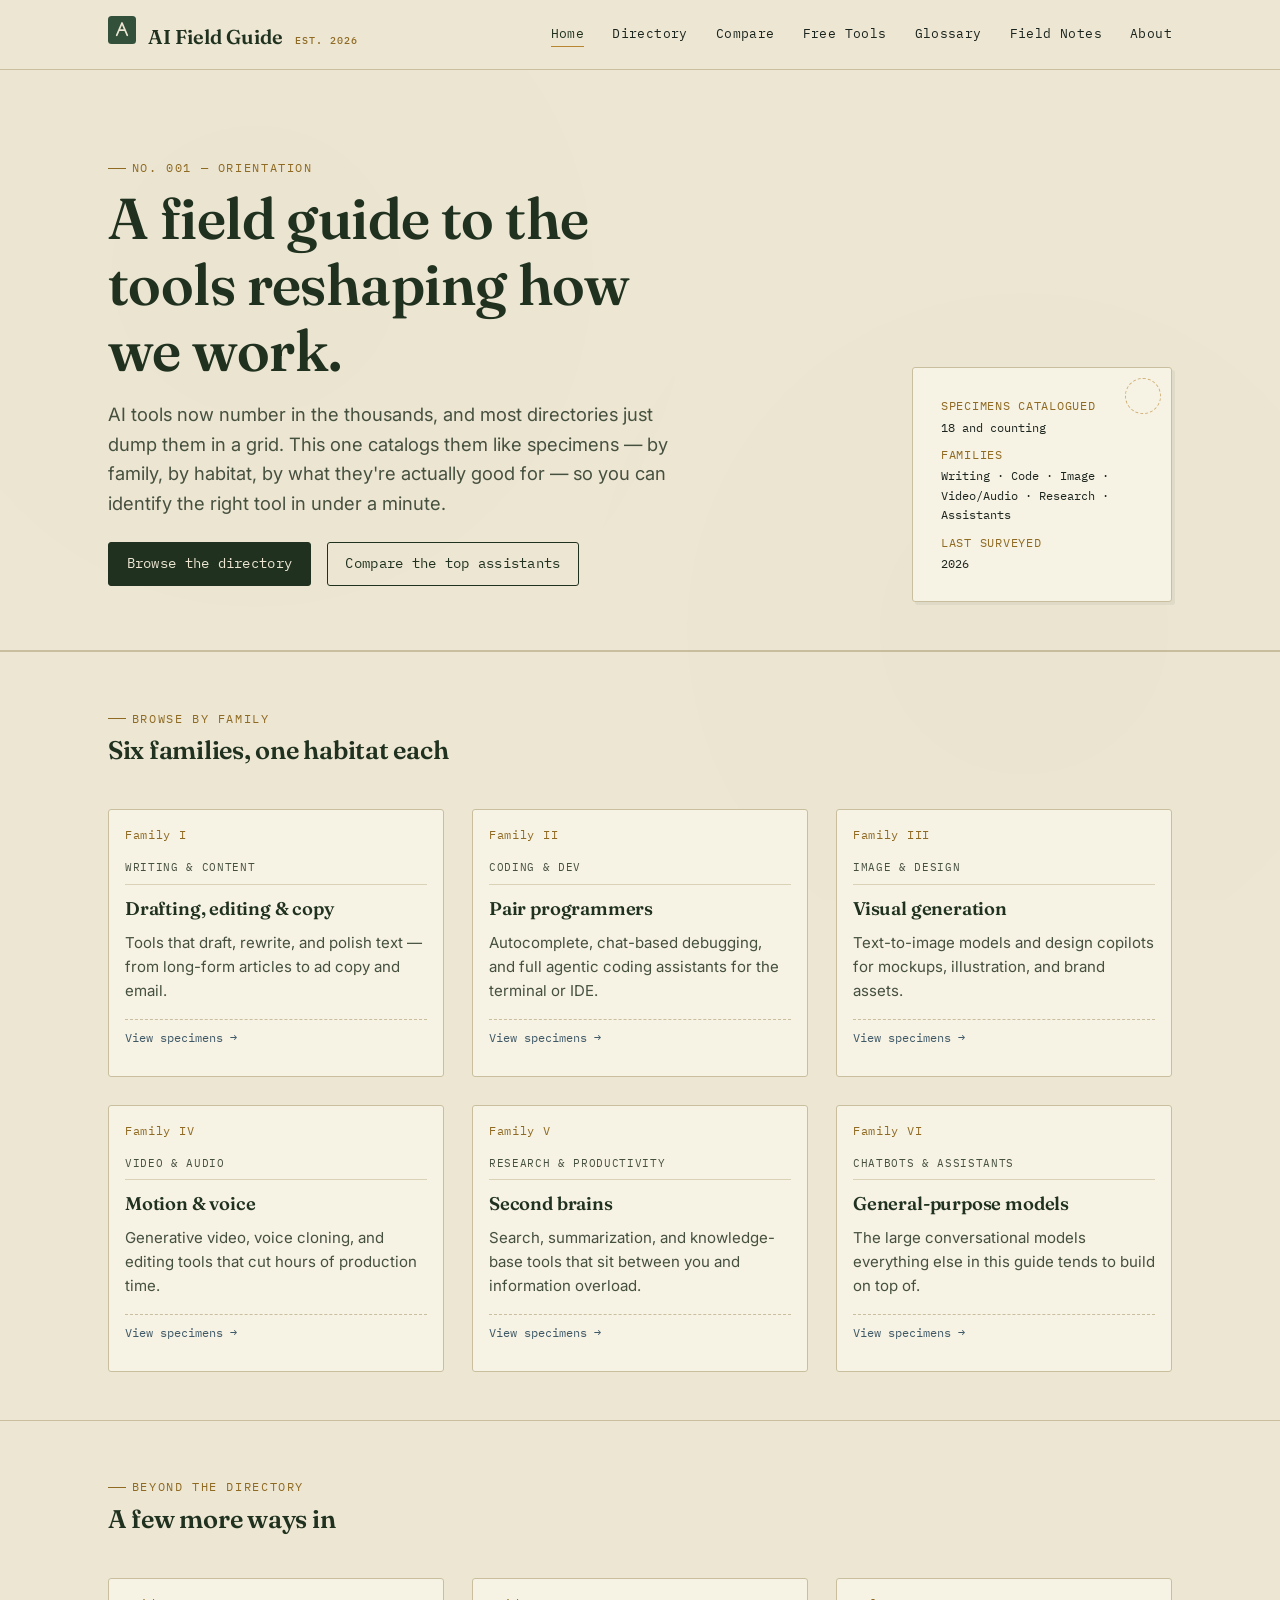
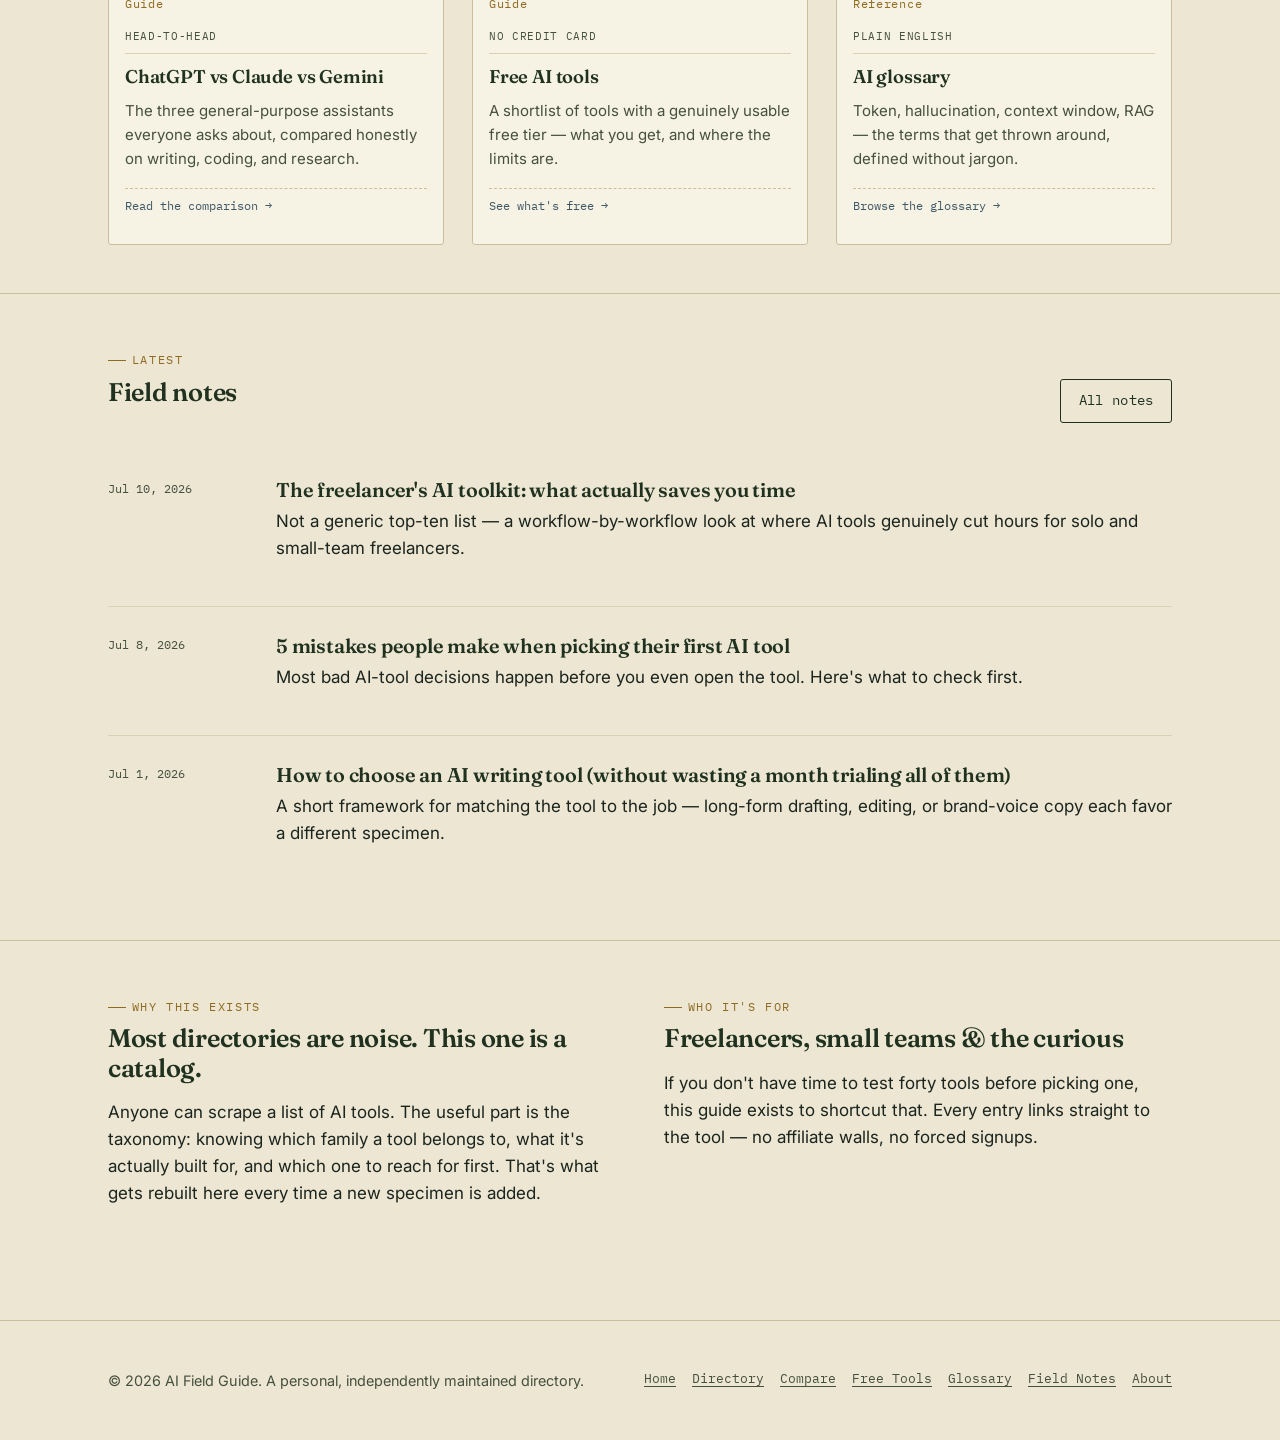
<file: index.html>
<!DOCTYPE html>
<html lang="en">
<head>
<meta name="google-site-verification" content="3PSb0hUfL1qN1_kyQ3ojr72rhk1yVT3vdEPek2yNGVM" />
<meta charset="UTF-8">
<meta name="viewport" content="width=device-width, initial-scale=1.0">
<title>AI Field Guide — A Curated Directory of AI Tools by Category</title>
<meta name="description" content="A hand-curated field guide to AI tools for writing, coding, design, video, audio, and research — organized by category so you can find the right tool fast.">
<link rel="canonical" href="https://k45877815-dev.github.io/ai-field-guide/">

<!-- Open Graph -->
<meta property="og:type" content="website">
<meta property="og:title" content="AI Field Guide — A Curated Directory of AI Tools">
<meta property="og:description" content="Find the right AI tool fast. A hand-curated, category-organized directory covering writing, coding, design, video, audio, and research tools.">
<meta property="og:url" content="https://k45877815-dev.github.io/ai-field-guide/">
<meta property="og:site_name" content="AI Field Guide">
<meta name="twitter:card" content="summary">

<link rel="icon" href="data:image/svg+xml,%3Csvg xmlns='http://www.w3.org/2000/svg' viewBox='0 0 32 32'%3E%3Crect width='32' height='32' rx='4' fill='%2333503B'/%3E%3Cpath d='M10 22 L16 8 L22 22 M12.5 16 H19.5' stroke='%23ECE6D3' stroke-width='2' fill='none' stroke-linecap='round' stroke-linejoin='round'/%3E%3C/svg%3E">

<link rel="preconnect" href="https://fonts.googleapis.com">
<link rel="preconnect" href="https://fonts.gstatic.com" crossorigin>
<link href="https://fonts.googleapis.com/css2?family=Fraunces:opsz,wght@9..144,500;9..144,600&family=Inter:wght@400;500;600&family=IBM+Plex+Mono:wght@400;500&display=swap" rel="stylesheet">
<link rel="stylesheet" href="assets/style.css">

<script type="application/ld+json">
{
  "@context": "https://schema.org",
  "@type": "WebSite",
  "name": "AI Field Guide",
  "url": "https://k45877815-dev.github.io/ai-field-guide/",
  "description": "A curated directory of AI tools organized by category: writing, coding, design, video, audio, and research."
}
</script>
</head>
<body>

<header class="site-header">
  <div class="wrap">
    <a href="index.html" class="brand">
      <svg class="brand-mark" viewBox="0 0 32 32"><rect width="32" height="32" rx="4" fill="#33503B"/><path d="M10 22 L16 8 L22 22 M12.5 16 H19.5" stroke="#ECE6D3" stroke-width="2" fill="none" stroke-linecap="round" stroke-linejoin="round"/></svg>
      AI Field Guide <small>Est. 2026</small>
    </a>
    <button class="nav-toggle" aria-expanded="false" aria-controls="primary-nav" id="navToggle">Menu</button>
    <nav class="primary-nav" id="primary-nav" aria-current="page">
      <a href="index.html" aria-current="page">Home</a>
      <a href="tools.html">Directory</a>
      <a href="compare.html">Compare</a>
      <a href="free-tools.html">Free Tools</a>
      <a href="glossary.html">Glossary</a>
      <a href="blog/index.html">Field Notes</a>
      <a href="about.html">About</a>
    </nav>
  </div>
</header>

<main>
  <section class="hero">
    <div class="wrap hero-grid">
      <div>
        <p class="eyebrow">No. 001 — Orientation</p>
        <h1>A field guide to the tools reshaping how we work.</h1>
        <p class="lede">AI tools now number in the thousands, and most directories just dump them in a grid. This one catalogs them like specimens — by family, by habitat, by what they're actually good for — so you can identify the right tool in under a minute.</p>
        <p style="margin-top: 1.5rem; display:flex; gap:1rem; flex-wrap:wrap;">
          <a href="tools.html" class="btn">Browse the directory</a>
          <a href="compare.html" class="btn ghost">Compare the top assistants</a>
        </p>
      </div>
      <div class="index-card" aria-hidden="true">
        <dl>
          <dt>Specimens catalogued</dt>
          <dd>18 and counting</dd>
          <dt>Families</dt>
          <dd>Writing · Code · Image · Video/Audio · Research · Assistants</dd>
          <dt>Last surveyed</dt>
          <dd>2026</dd>
        </dl>
      </div>
    </div>
  </section>

  <section>
    <div class="wrap">
      <div class="section-head">
        <div>
          <p class="eyebrow">Browse by family</p>
          <h2>Six families, one habitat each</h2>
        </div>
      </div>
      <div class="specimen-grid">
        <div class="specimen">
          <p class="no">Family I</p>
          <p class="family">Writing &amp; content</p>
          <h3>Drafting, editing &amp; copy</h3>
          <p>Tools that draft, rewrite, and polish text — from long-form articles to ad copy and email.</p>
          <a href="tools.html#writing" class="visit">View specimens</a>
        </div>
        <div class="specimen">
          <p class="no">Family II</p>
          <p class="family">Coding &amp; dev</p>
          <h3>Pair programmers</h3>
          <p>Autocomplete, chat-based debugging, and full agentic coding assistants for the terminal or IDE.</p>
          <a href="tools.html#coding" class="visit">View specimens</a>
        </div>
        <div class="specimen">
          <p class="no">Family III</p>
          <p class="family">Image &amp; design</p>
          <h3>Visual generation</h3>
          <p>Text-to-image models and design copilots for mockups, illustration, and brand assets.</p>
          <a href="tools.html#image" class="visit">View specimens</a>
        </div>
        <div class="specimen">
          <p class="no">Family IV</p>
          <p class="family">Video &amp; audio</p>
          <h3>Motion &amp; voice</h3>
          <p>Generative video, voice cloning, and editing tools that cut hours of production time.</p>
          <a href="tools.html#video" class="visit">View specimens</a>
        </div>
        <div class="specimen">
          <p class="no">Family V</p>
          <p class="family">Research &amp; productivity</p>
          <h3>Second brains</h3>
          <p>Search, summarization, and knowledge-base tools that sit between you and information overload.</p>
          <a href="tools.html#research" class="visit">View specimens</a>
        </div>
        <div class="specimen">
          <p class="no">Family VI</p>
          <p class="family">Chatbots &amp; assistants</p>
          <h3>General-purpose models</h3>
          <p>The large conversational models everything else in this guide tends to build on top of.</p>
          <a href="tools.html#assistants" class="visit">View specimens</a>
        </div>
      </div>
    </div>
  </section>

  <section>
    <div class="wrap">
      <div class="section-head">
        <div>
          <p class="eyebrow">Beyond the directory</p>
          <h2>A few more ways in</h2>
        </div>
      </div>
      <div class="specimen-grid">
        <div class="specimen">
          <p class="no">Guide</p>
          <p class="family">Head-to-head</p>
          <h3>ChatGPT vs Claude vs Gemini</h3>
          <p>The three general-purpose assistants everyone asks about, compared honestly on writing, coding, and research.</p>
          <a href="compare.html" class="visit">Read the comparison</a>
        </div>
        <div class="specimen">
          <p class="no">Guide</p>
          <p class="family">No credit card</p>
          <h3>Free AI tools</h3>
          <p>A shortlist of tools with a genuinely usable free tier — what you get, and where the limits are.</p>
          <a href="free-tools.html" class="visit">See what's free</a>
        </div>
        <div class="specimen">
          <p class="no">Reference</p>
          <p class="family">Plain English</p>
          <h3>AI glossary</h3>
          <p>Token, hallucination, context window, RAG — the terms that get thrown around, defined without jargon.</p>
          <a href="glossary.html" class="visit">Browse the glossary</a>
        </div>
      </div>
    </div>
  </section>

  <section>
    <div class="wrap">
      <div class="section-head">
        <div>
          <p class="eyebrow">Latest</p>
          <h2>Field notes</h2>
        </div>
        <a href="blog/index.html" class="btn ghost">All notes</a>
      </div>
      <div class="notes-list">
        <a class="note-row" href="blog/best-ai-tools-for-freelancers.html">
          <time datetime="2026-07-10">Jul 10, 2026</time>
          <div>
            <h3>The freelancer's AI toolkit: what actually saves you time</h3>
            <p>Not a generic top-ten list — a workflow-by-workflow look at where AI tools genuinely cut hours for solo and small-team freelancers.</p>
          </div>
        </a>
        <a class="note-row" href="blog/common-ai-tool-mistakes.html">
          <time datetime="2026-07-08">Jul 8, 2026</time>
          <div>
            <h3>5 mistakes people make when picking their first AI tool</h3>
            <p>Most bad AI-tool decisions happen before you even open the tool. Here's what to check first.</p>
          </div>
        </a>
        <a class="note-row" href="blog/how-to-choose-an-ai-writing-tool.html">
          <time datetime="2026-07-01">Jul 1, 2026</time>
          <div>
            <h3>How to choose an AI writing tool (without wasting a month trialing all of them)</h3>
            <p>A short framework for matching the tool to the job — long-form drafting, editing, or brand-voice copy each favor a different specimen.</p>
          </div>
        </a>
      </div>
    </div>
  </section>

  <section>
    <div class="wrap two-col">
      <div>
        <p class="eyebrow">Why this exists</p>
        <h2>Most directories are noise. This one is a catalog.</h2>
        <p>Anyone can scrape a list of AI tools. The useful part is the taxonomy: knowing which family a tool belongs to, what it's actually built for, and which one to reach for first. That's what gets rebuilt here every time a new specimen is added.</p>
      </div>
      <div>
        <p class="eyebrow">Who it's for</p>
        <h2>Freelancers, small teams &amp; the curious</h2>
        <p>If you don't have time to test forty tools before picking one, this guide exists to shortcut that. Every entry links straight to the tool — no affiliate walls, no forced signups.</p>
      </div>
    </div>
  </section>
</main>

<footer class="site-footer">
  <div class="wrap footer-grid">
    <div>© 2026 AI Field Guide. A personal, independently maintained directory.</div>
    <nav>
      <a href="index.html">Home</a>
      <a href="tools.html">Directory</a>
      <a href="compare.html">Compare</a>
      <a href="free-tools.html">Free Tools</a>
      <a href="glossary.html">Glossary</a>
      <a href="blog/index.html">Field Notes</a>
      <a href="about.html">About</a>
    </nav>
  </div>
</footer>

<script src="assets/script.js"></script>
</body>
</html>
</file>
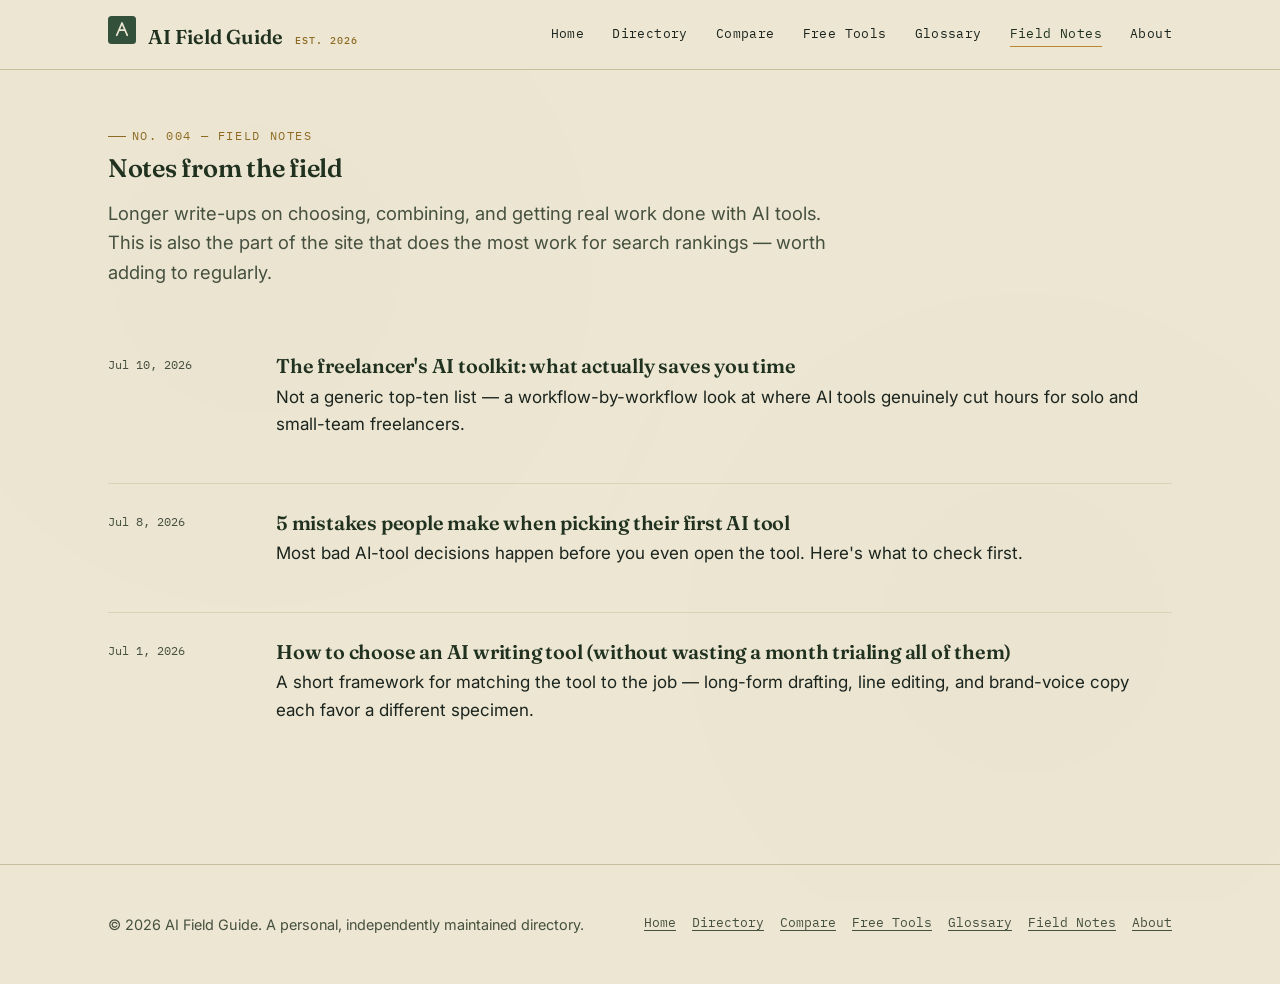
<file: blog/index.html>
<!DOCTYPE html>
<html lang="en">
<head>
<meta charset="UTF-8">
<meta name="viewport" content="width=device-width, initial-scale=1.0">
<title>Field Notes — AI Field Guide Blog</title>
<meta name="description" content="Guides and write-ups on choosing and using AI tools, from the team behind the AI Field Guide directory.">
<link rel="canonical" href="https://k45877815-dev.github.io/ai-field-guide/blog/index.html">
<link rel="icon" href="data:image/svg+xml,%3Csvg xmlns='http://www.w3.org/2000/svg' viewBox='0 0 32 32'%3E%3Crect width='32' height='32' rx='4' fill='%2333503B'/%3E%3Cpath d='M10 22 L16 8 L22 22 M12.5 16 H19.5' stroke='%23ECE6D3' stroke-width='2' fill='none' stroke-linecap='round' stroke-linejoin='round'/%3E%3C/svg%3E">
<link rel="preconnect" href="https://fonts.googleapis.com">
<link rel="preconnect" href="https://fonts.gstatic.com" crossorigin>
<link href="https://fonts.googleapis.com/css2?family=Fraunces:opsz,wght@9..144,500;9..144,600&family=Inter:wght@400;500;600&family=IBM+Plex+Mono:wght@400;500&display=swap" rel="stylesheet">
<link rel="stylesheet" href="../assets/style.css">
</head>
<body>

<header class="site-header">
  <div class="wrap">
    <a href="../index.html" class="brand">
      <svg class="brand-mark" viewBox="0 0 32 32"><rect width="32" height="32" rx="4" fill="#33503B"/><path d="M10 22 L16 8 L22 22 M12.5 16 H19.5" stroke="#ECE6D3" stroke-width="2" fill="none" stroke-linecap="round" stroke-linejoin="round"/></svg>
      AI Field Guide <small>Est. 2026</small>
    </a>
    <button class="nav-toggle" aria-expanded="false" aria-controls="primary-nav" id="navToggle">Menu</button>
    <nav class="primary-nav" id="primary-nav">
      <a href="../index.html">Home</a>
      <a href="../tools.html">Directory</a>
      <a href="../compare.html">Compare</a>
      <a href="../free-tools.html">Free Tools</a>
      <a href="../glossary.html">Glossary</a>
      <a href="index.html" aria-current="page">Field Notes</a>
      <a href="../about.html">About</a>
    </nav>
  </div>
</header>

<main>
  <section>
    <div class="wrap">
      <p class="eyebrow">No. 004 — Field notes</p>
      <h1>Notes from the field</h1>
      <p class="lede">Longer write-ups on choosing, combining, and getting real work done with AI tools. This is also the part of the site that does the most work for search rankings — worth adding to regularly.</p>

      <div class="notes-list" style="margin-top: 2.5rem;">
        <a class="note-row" href="best-ai-tools-for-freelancers.html">
          <time datetime="2026-07-10">Jul 10, 2026</time>
          <div>
            <h3>The freelancer's AI toolkit: what actually saves you time</h3>
            <p>Not a generic top-ten list — a workflow-by-workflow look at where AI tools genuinely cut hours for solo and small-team freelancers.</p>
          </div>
        </a>
        <a class="note-row" href="common-ai-tool-mistakes.html">
          <time datetime="2026-07-08">Jul 8, 2026</time>
          <div>
            <h3>5 mistakes people make when picking their first AI tool</h3>
            <p>Most bad AI-tool decisions happen before you even open the tool. Here's what to check first.</p>
          </div>
        </a>
        <a class="note-row" href="how-to-choose-an-ai-writing-tool.html">
          <time datetime="2026-07-01">Jul 1, 2026</time>
          <div>
            <h3>How to choose an AI writing tool (without wasting a month trialing all of them)</h3>
            <p>A short framework for matching the tool to the job — long-form drafting, line editing, and brand-voice copy each favor a different specimen.</p>
          </div>
        </a>
      </div>
    </div>
  </section>
</main>

<footer class="site-footer">
  <div class="wrap footer-grid">
    <div>© 2026 AI Field Guide. A personal, independently maintained directory.</div>
    <nav>
      <a href="../index.html">Home</a>
      <a href="../tools.html">Directory</a>
      <a href="../compare.html">Compare</a>
      <a href="../free-tools.html">Free Tools</a>
      <a href="../glossary.html">Glossary</a>
      <a href="index.html">Field Notes</a>
      <a href="../about.html">About</a>
    </nav>
  </div>
</footer>

<script src="../assets/script.js"></script>
</body>
</html>
</file>
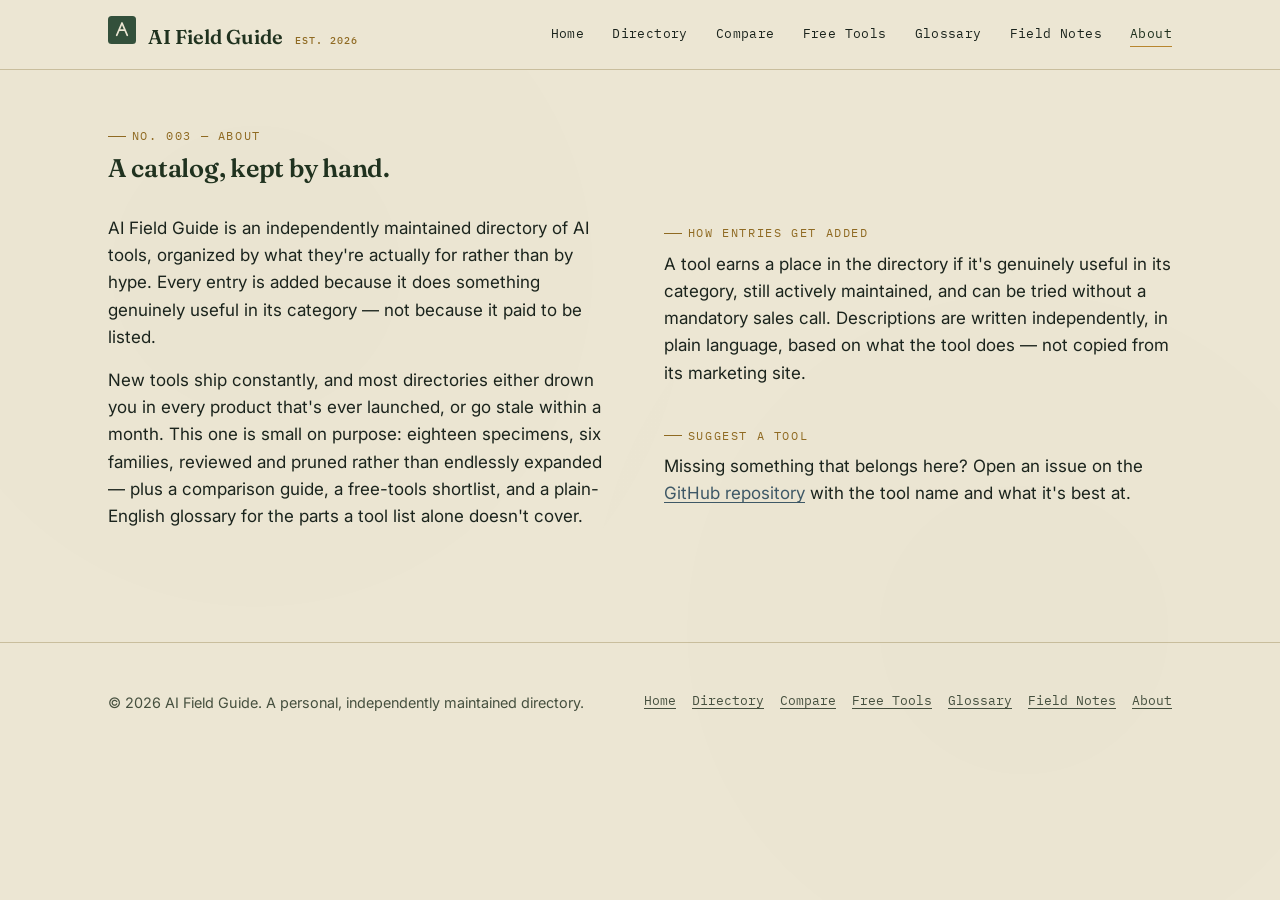
<file: about.html>
<!DOCTYPE html>
<html lang="en">
<head>
<meta charset="UTF-8">
<meta name="viewport" content="width=device-width, initial-scale=1.0">
<title>About — AI Field Guide</title>
<meta name="description" content="Why AI Field Guide exists, how tools get added to the directory, and how to suggest one that's missing.">
<link rel="canonical" href="https://k45877815-dev.github.io/ai-field-guide/about.html">
<link rel="icon" href="data:image/svg+xml,%3Csvg xmlns='http://www.w3.org/2000/svg' viewBox='0 0 32 32'%3E%3Crect width='32' height='32' rx='4' fill='%2333503B'/%3E%3Cpath d='M10 22 L16 8 L22 22 M12.5 16 H19.5' stroke='%23ECE6D3' stroke-width='2' fill='none' stroke-linecap='round' stroke-linejoin='round'/%3E%3C/svg%3E">
<link rel="preconnect" href="https://fonts.googleapis.com">
<link rel="preconnect" href="https://fonts.gstatic.com" crossorigin>
<link href="https://fonts.googleapis.com/css2?family=Fraunces:opsz,wght@9..144,500;9..144,600&family=Inter:wght@400;500;600&family=IBM+Plex+Mono:wght@400;500&display=swap" rel="stylesheet">
<link rel="stylesheet" href="assets/style.css">
</head>
<body>

<header class="site-header">
  <div class="wrap">
    <a href="index.html" class="brand">
      <svg class="brand-mark" viewBox="0 0 32 32"><rect width="32" height="32" rx="4" fill="#33503B"/><path d="M10 22 L16 8 L22 22 M12.5 16 H19.5" stroke="#ECE6D3" stroke-width="2" fill="none" stroke-linecap="round" stroke-linejoin="round"/></svg>
      AI Field Guide <small>Est. 2026</small>
    </a>
    <button class="nav-toggle" aria-expanded="false" aria-controls="primary-nav" id="navToggle">Menu</button>
    <nav class="primary-nav" id="primary-nav">
      <a href="index.html">Home</a>
      <a href="tools.html">Directory</a>
      <a href="compare.html">Compare</a>
      <a href="free-tools.html">Free Tools</a>
      <a href="glossary.html">Glossary</a>
      <a href="blog/index.html">Field Notes</a>
      <a href="about.html" aria-current="page">About</a>
    </nav>
  </div>
</header>

<main>
  <section>
    <div class="wrap">
      <p class="eyebrow">No. 003 — About</p>
      <h1 style="max-width: 20ch;">A catalog, kept by hand.</h1>
      <div class="two-col" style="margin-top: 2rem;">
        <div>
          <p>AI Field Guide is an independently maintained directory of AI tools, organized by what they're actually for rather than by hype. Every entry is added because it does something genuinely useful in its category — not because it paid to be listed.</p>
          <p>New tools ship constantly, and most directories either drown you in every product that's ever launched, or go stale within a month. This one is small on purpose: eighteen specimens, six families, reviewed and pruned rather than endlessly expanded — plus a comparison guide, a free-tools shortlist, and a plain-English glossary for the parts a tool list alone doesn't cover.</p>
        </div>
        <div>
          <p class="eyebrow">How entries get added</p>
          <p>A tool earns a place in the directory if it's genuinely useful in its category, still actively maintained, and can be tried without a mandatory sales call. Descriptions are written independently, in plain language, based on what the tool does — not copied from its marketing site.</p>
          <p class="eyebrow" style="margin-top:1.5rem;">Suggest a tool</p>
          <p>Missing something that belongs here? Open an issue on the <a href="https://github.com/k45877815-dev/ai-field-guide" target="_blank" rel="noopener">GitHub repository</a> with the tool name and what it's best at.</p>
        </div>
      </div>
    </div>
  </section>
</main>

<footer class="site-footer">
  <div class="wrap footer-grid">
    <div>© 2026 AI Field Guide. A personal, independently maintained directory.</div>
    <nav>
      <a href="index.html">Home</a>
      <a href="tools.html">Directory</a>
      <a href="compare.html">Compare</a>
      <a href="free-tools.html">Free Tools</a>
      <a href="glossary.html">Glossary</a>
      <a href="blog/index.html">Field Notes</a>
      <a href="about.html">About</a>
    </nav>
  </div>
</footer>

<script src="assets/script.js"></script>
</body>
</html>
</file>
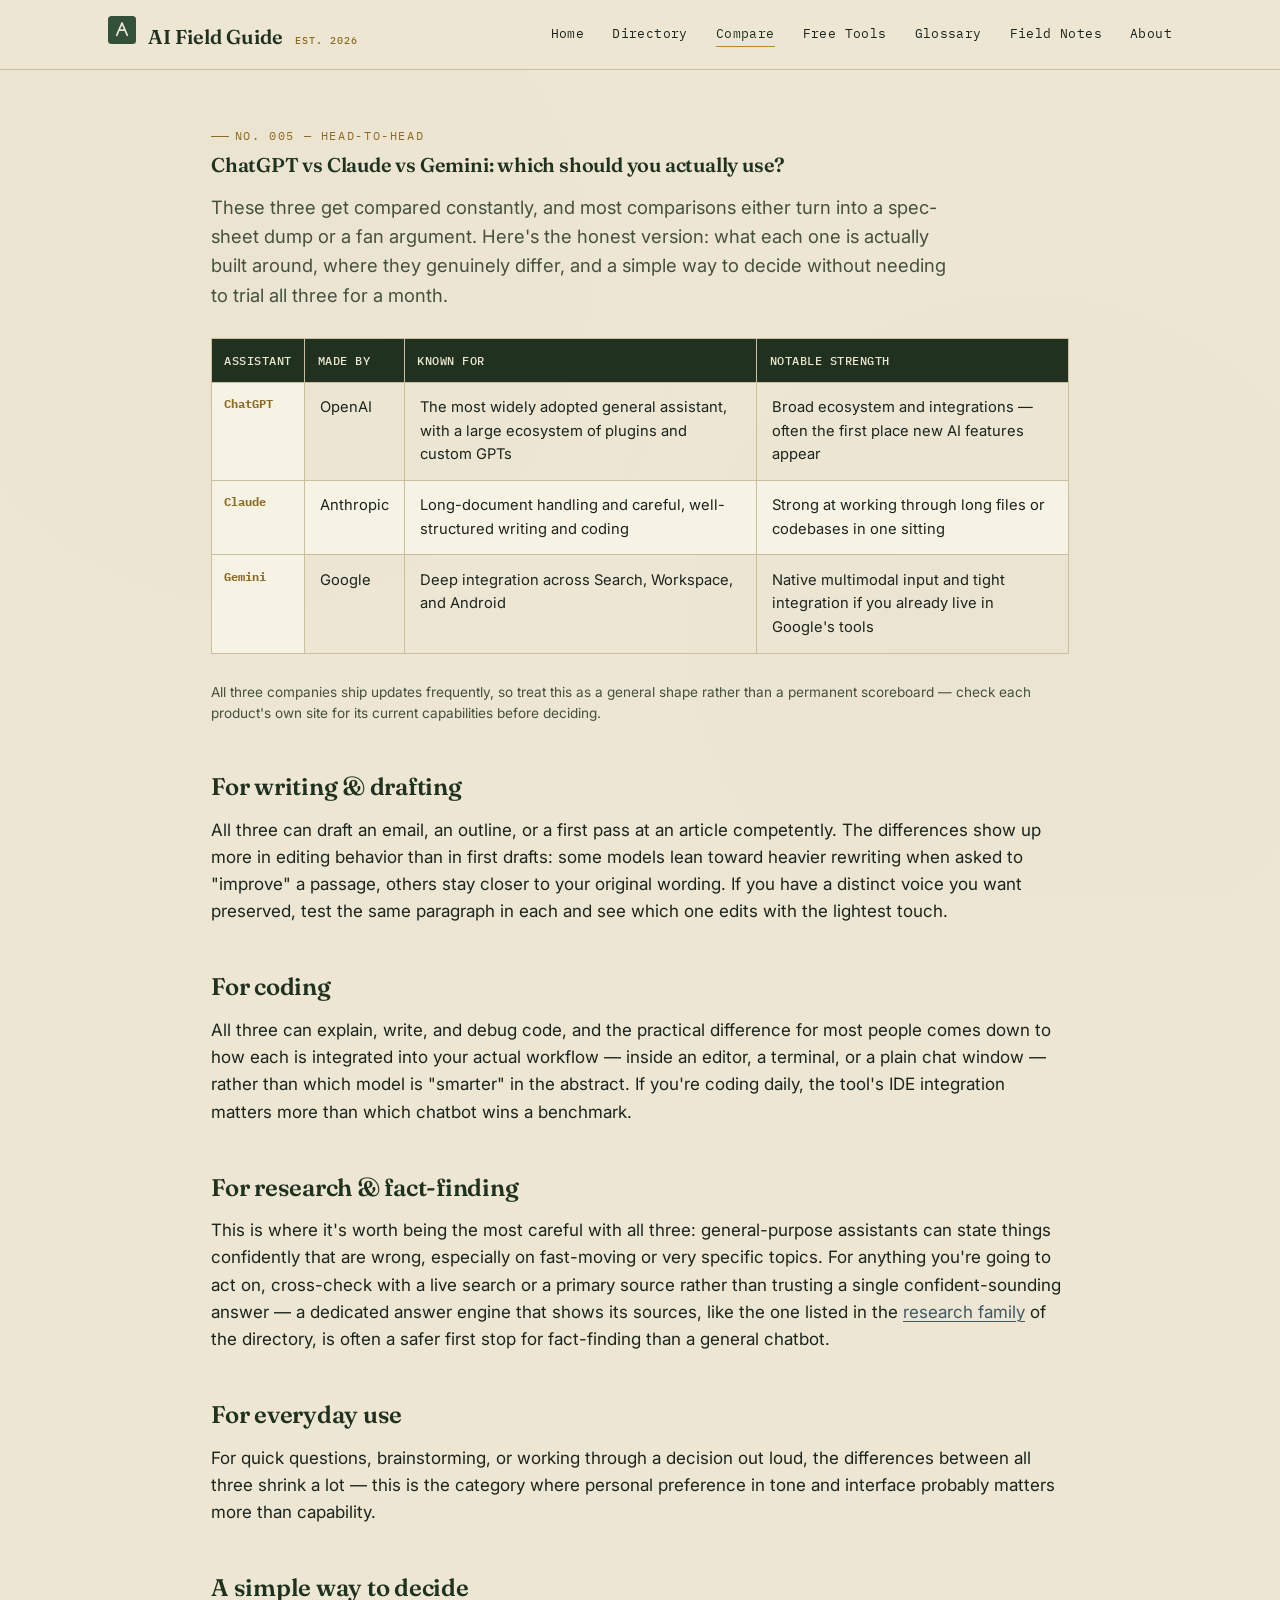
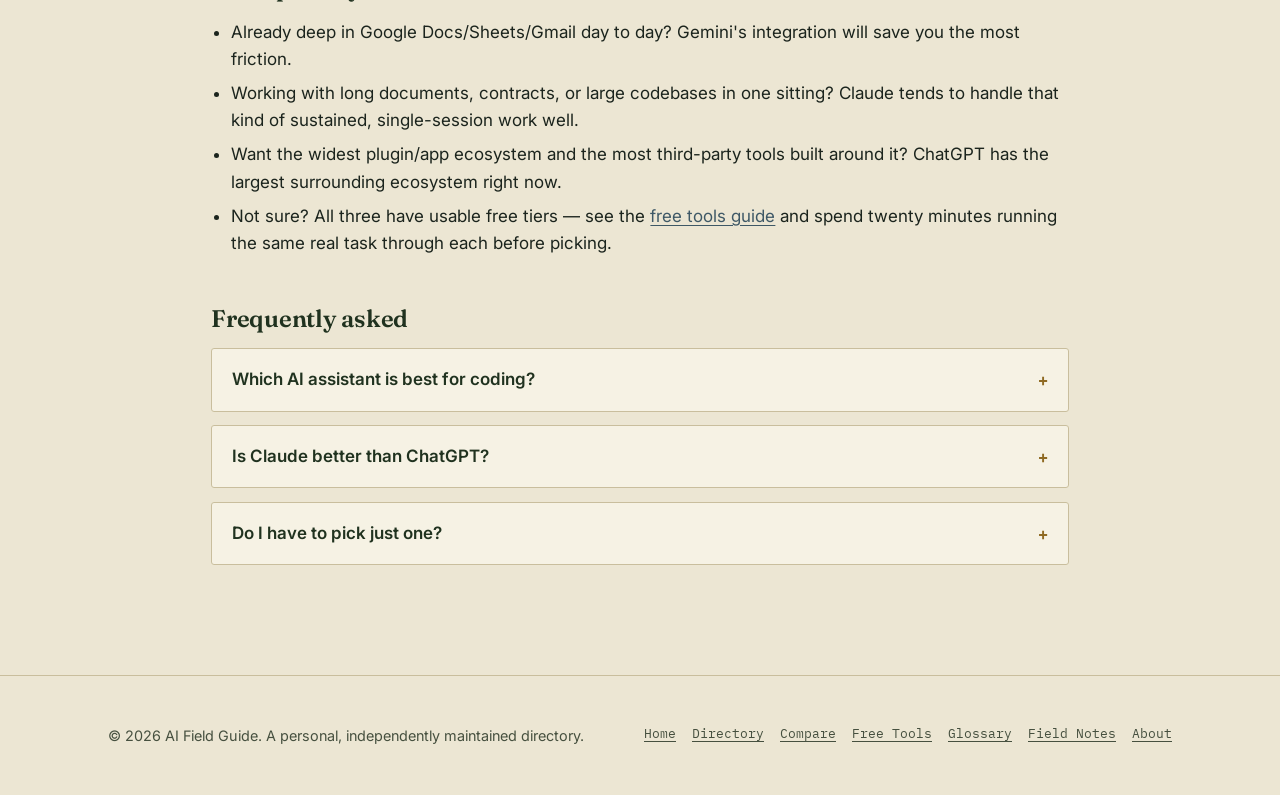
<file: compare.html>
<!DOCTYPE html>
<html lang="en">
<head>
<meta charset="UTF-8">
<meta name="viewport" content="width=device-width, initial-scale=1.0">
<title>ChatGPT vs Claude vs Gemini: Which Should You Actually Use? | AI Field Guide</title>
<meta name="description" content="An honest, non-hype comparison of ChatGPT, Claude, and Gemini across writing, coding, research, and everyday use — with a simple framework for picking one.">
<link rel="canonical" href="https://k45877815-dev.github.io/ai-field-guide/compare.html">
<meta property="og:type" content="article">
<meta property="og:title" content="ChatGPT vs Claude vs Gemini: Which Should You Actually Use?">
<meta property="og:description" content="An honest comparison of the three major AI assistants across writing, coding, research, and everyday use.">
<meta property="og:url" content="https://k45877815-dev.github.io/ai-field-guide/compare.html">
<link rel="icon" href="data:image/svg+xml,%3Csvg xmlns='http://www.w3.org/2000/svg' viewBox='0 0 32 32'%3E%3Crect width='32' height='32' rx='4' fill='%2333503B'/%3E%3Cpath d='M10 22 L16 8 L22 22 M12.5 16 H19.5' stroke='%23ECE6D3' stroke-width='2' fill='none' stroke-linecap='round' stroke-linejoin='round'/%3E%3C/svg%3E">
<link rel="preconnect" href="https://fonts.googleapis.com">
<link rel="preconnect" href="https://fonts.gstatic.com" crossorigin>
<link href="https://fonts.googleapis.com/css2?family=Fraunces:opsz,wght@9..144,500;9..144,600&family=Inter:wght@400;500;600&family=IBM+Plex+Mono:wght@400;500&display=swap" rel="stylesheet">
<link rel="stylesheet" href="assets/style.css">
<script type="application/ld+json">
{
  "@context": "https://schema.org",
  "@type": "FAQPage",
  "mainEntity": [
    {
      "@type": "Question",
      "name": "Which AI assistant is best for coding?",
      "acceptedAnswer": { "@type": "Answer", "text": "All three can write and explain code competently, and the practical difference often comes down to how each is integrated into your editor or terminal rather than raw ability. Try the free tier of each on a real task from your own work before committing." }
    },
    {
      "@type": "Question",
      "name": "Is Claude better than ChatGPT?",
      "acceptedAnswer": { "@type": "Answer", "text": "Neither is universally better — they trade off differently depending on the task, and both improve frequently enough that a comparison can go stale within months. The most reliable approach is testing both on your own real task rather than relying on a general ranking." }
    },
    {
      "@type": "Question",
      "name": "Do I have to pick just one AI assistant?",
      "acceptedAnswer": { "@type": "Answer", "text": "No. All three offer usable free tiers, and many people keep two open and use whichever responds better for a given task." }
    }
  ]
}
</script>
</head>
<body>

<header class="site-header">
  <div class="wrap">
    <a href="index.html" class="brand">
      <svg class="brand-mark" viewBox="0 0 32 32"><rect width="32" height="32" rx="4" fill="#33503B"/><path d="M10 22 L16 8 L22 22 M12.5 16 H19.5" stroke="#ECE6D3" stroke-width="2" fill="none" stroke-linecap="round" stroke-linejoin="round"/></svg>
      AI Field Guide <small>Est. 2026</small>
    </a>
    <button class="nav-toggle" aria-expanded="false" aria-controls="primary-nav" id="navToggle">Menu</button>
    <nav class="primary-nav" id="primary-nav">
      <a href="index.html">Home</a>
      <a href="tools.html">Directory</a>
      <a href="compare.html" aria-current="page">Compare</a>
      <a href="free-tools.html">Free Tools</a>
      <a href="glossary.html">Glossary</a>
      <a href="blog/index.html">Field Notes</a>
      <a href="about.html">About</a>
    </nav>
  </div>
</header>

<main>
  <section>
    <div class="wrap">
      <article class="post" style="max-width: 78ch;">
        <p class="eyebrow">No. 005 — Head-to-head</p>
        <h1>ChatGPT vs Claude vs Gemini: which should you actually use?</h1>
        <p class="lede">These three get compared constantly, and most comparisons either turn into a spec-sheet dump or a fan argument. Here's the honest version: what each one is actually built around, where they genuinely differ, and a simple way to decide without needing to trial all three for a month.</p>

        <div class="compare-table-wrap">
          <table class="compare-table">
            <thead>
              <tr><th>Assistant</th><th>Made by</th><th>Known for</th><th>Notable strength</th></tr>
            </thead>
            <tbody>
              <tr>
                <th scope="row">ChatGPT</th>
                <td>OpenAI</td>
                <td>The most widely adopted general assistant, with a large ecosystem of plugins and custom GPTs</td>
                <td>Broad ecosystem and integrations — often the first place new AI features appear</td>
              </tr>
              <tr>
                <th scope="row">Claude</th>
                <td>Anthropic</td>
                <td>Long-document handling and careful, well-structured writing and coding</td>
                <td>Strong at working through long files or codebases in one sitting</td>
              </tr>
              <tr>
                <th scope="row">Gemini</th>
                <td>Google</td>
                <td>Deep integration across Search, Workspace, and Android</td>
                <td>Native multimodal input and tight integration if you already live in Google's tools</td>
              </tr>
            </tbody>
          </table>
        </div>
        <p style="font-size:0.85rem; color:var(--ink-soft);">All three companies ship updates frequently, so treat this as a general shape rather than a permanent scoreboard — check each product's own site for its current capabilities before deciding.</p>

        <h2>For writing &amp; drafting</h2>
        <p>All three can draft an email, an outline, or a first pass at an article competently. The differences show up more in editing behavior than in first drafts: some models lean toward heavier rewriting when asked to "improve" a passage, others stay closer to your original wording. If you have a distinct voice you want preserved, test the same paragraph in each and see which one edits with the lightest touch.</p>

        <h2>For coding</h2>
        <p>All three can explain, write, and debug code, and the practical difference for most people comes down to how each is integrated into your actual workflow — inside an editor, a terminal, or a plain chat window — rather than which model is "smarter" in the abstract. If you're coding daily, the tool's IDE integration matters more than which chatbot wins a benchmark.</p>

        <h2>For research &amp; fact-finding</h2>
        <p>This is where it's worth being the most careful with all three: general-purpose assistants can state things confidently that are wrong, especially on fast-moving or very specific topics. For anything you're going to act on, cross-check with a live search or a primary source rather than trusting a single confident-sounding answer — a dedicated answer engine that shows its sources, like the one listed in the <a href="tools.html#research">research family</a> of the directory, is often a safer first stop for fact-finding than a general chatbot.</p>

        <h2>For everyday use</h2>
        <p>For quick questions, brainstorming, or working through a decision out loud, the differences between all three shrink a lot — this is the category where personal preference in tone and interface probably matters more than capability.</p>

        <h2>A simple way to decide</h2>
        <ul>
          <li>Already deep in Google Docs/Sheets/Gmail day to day? Gemini's integration will save you the most friction.</li>
          <li>Working with long documents, contracts, or large codebases in one sitting? Claude tends to handle that kind of sustained, single-session work well.</li>
          <li>Want the widest plugin/app ecosystem and the most third-party tools built around it? ChatGPT has the largest surrounding ecosystem right now.</li>
          <li>Not sure? All three have usable free tiers — see the <a href="free-tools.html">free tools guide</a> and spend twenty minutes running the same real task through each before picking.</li>
        </ul>

        <h2>Frequently asked</h2>
        <details class="faq-item">
          <summary>Which AI assistant is best for coding?</summary>
          <p class="faq-answer">All three can write and explain code competently. The practical difference usually comes down to editor/terminal integration rather than raw ability — try the free tier of each on a real task from your own work before committing to one.</p>
        </details>
        <details class="faq-item">
          <summary>Is Claude better than ChatGPT?</summary>
          <p class="faq-answer">Neither is universally better. They trade off differently by task, and both change often enough that any fixed ranking goes stale within months. Testing both on your own real task beats trusting a general verdict.</p>
        </details>
        <details class="faq-item">
          <summary>Do I have to pick just one?</summary>
          <p class="faq-answer">No — all three currently offer usable free tiers, and plenty of people keep more than one open and use whichever handles a given task better.</p>
        </details>

      </article>
    </div>
  </section>
</main>

<footer class="site-footer">
  <div class="wrap footer-grid">
    <div>© 2026 AI Field Guide. A personal, independently maintained directory.</div>
    <nav>
      <a href="index.html">Home</a>
      <a href="tools.html">Directory</a>
      <a href="compare.html">Compare</a>
      <a href="free-tools.html">Free Tools</a>
      <a href="glossary.html">Glossary</a>
      <a href="blog/index.html">Field Notes</a>
      <a href="about.html">About</a>
    </nav>
  </div>
</footer>

<script src="assets/script.js"></script>
</body>
</html>
</file>
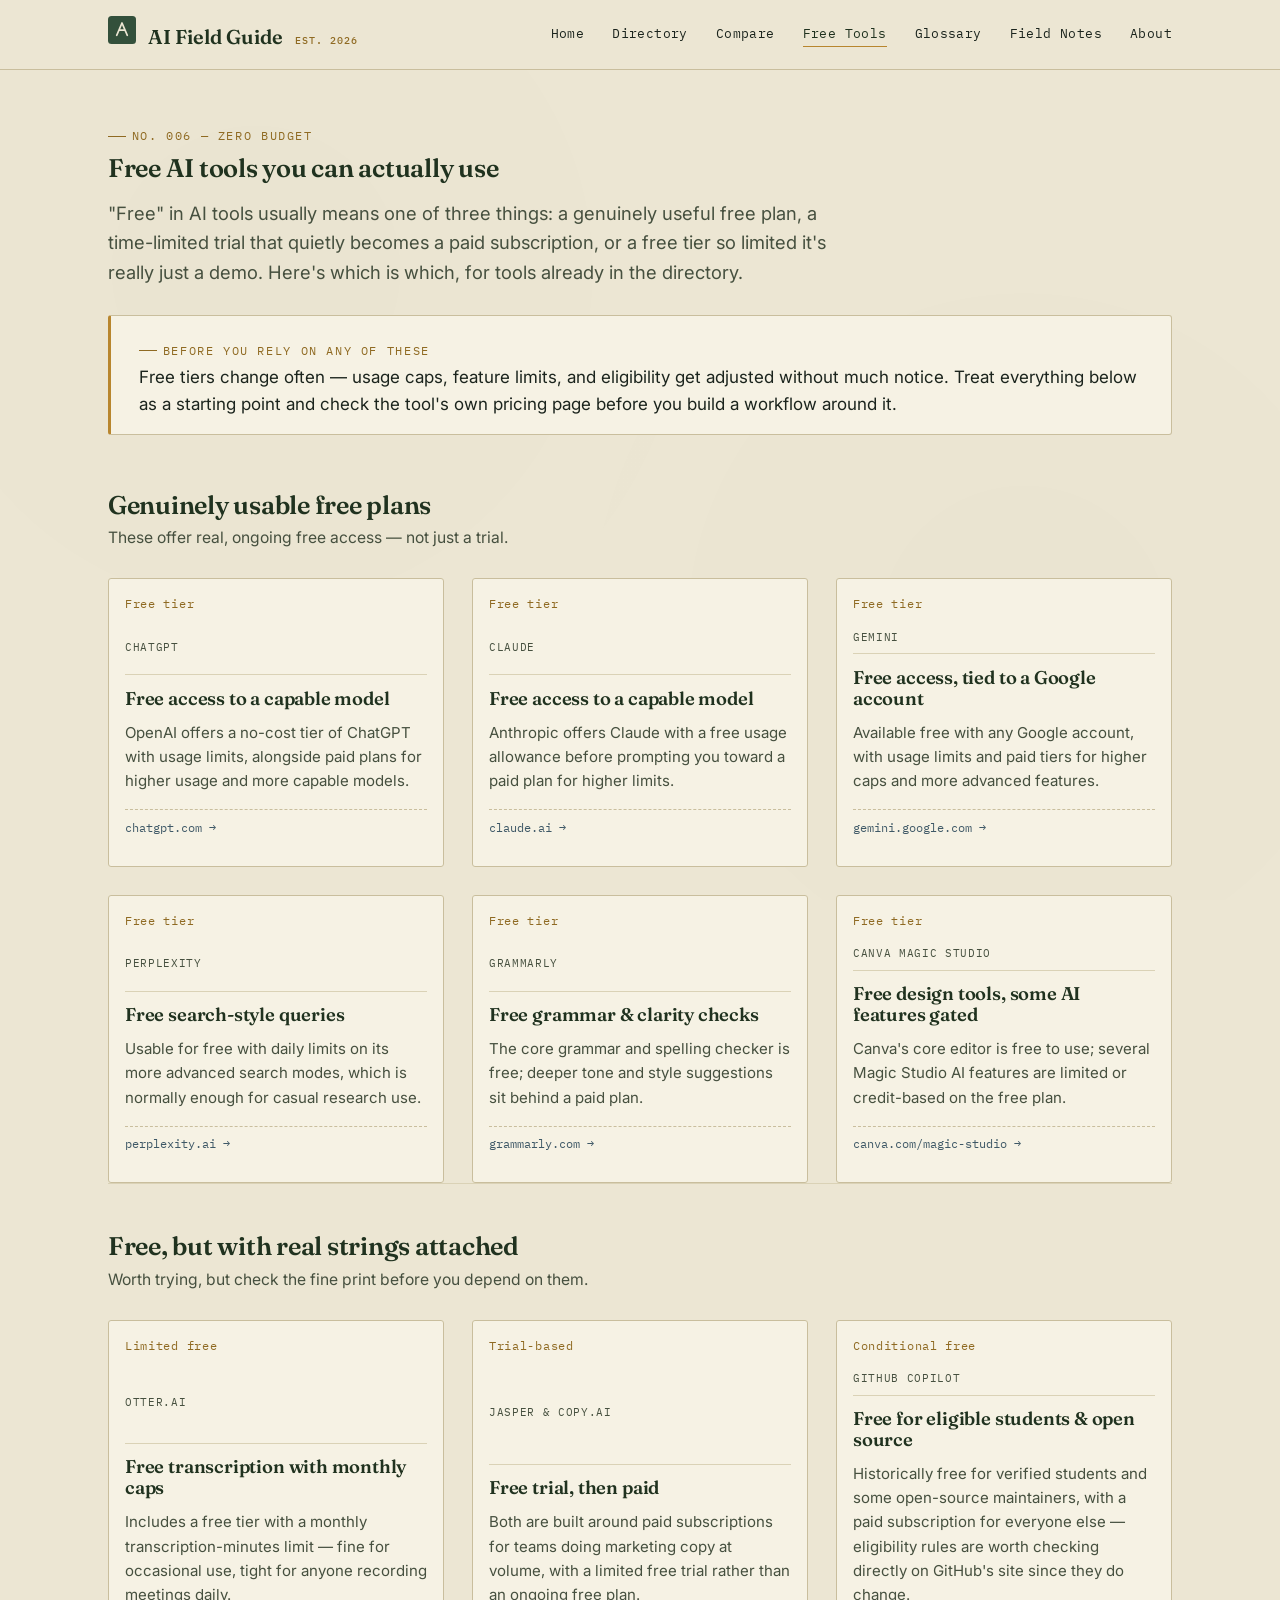
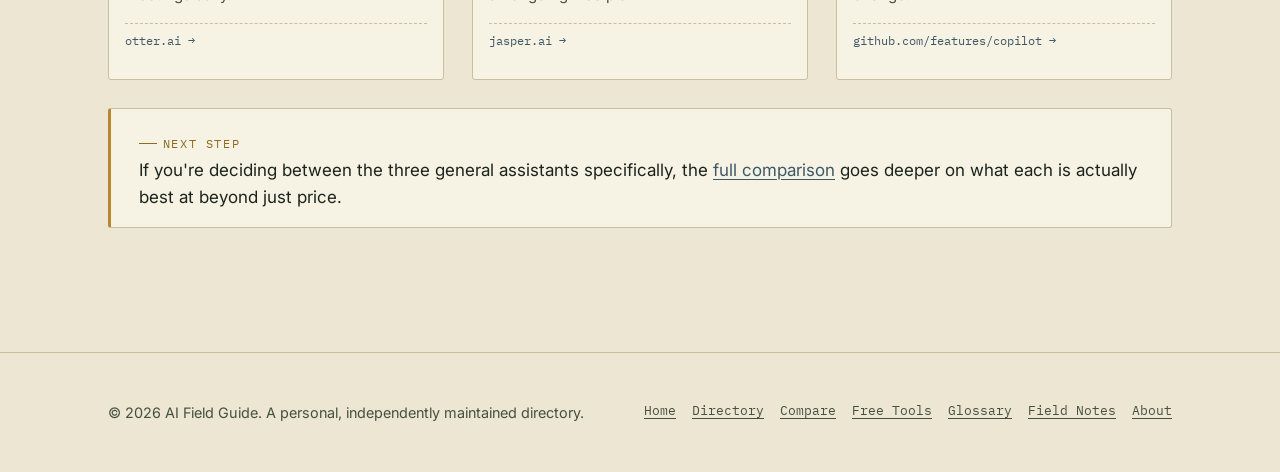
<file: free-tools.html>
<!DOCTYPE html>
<html lang="en">
<head>
<meta charset="UTF-8">
<meta name="viewport" content="width=device-width, initial-scale=1.0">
<title>Free AI Tools You Can Actually Use | AI Field Guide</title>
<meta name="description" content="A shortlist of AI tools with a genuinely usable free tier — what you get for free, where the limits are, and what to check before you rely on them.">
<link rel="canonical" href="https://k45877815-dev.github.io/ai-field-guide/free-tools.html">
<meta property="og:type" content="article">
<meta property="og:title" content="Free AI Tools You Can Actually Use">
<meta property="og:description" content="A shortlist of AI tools with a genuinely usable free tier, and what to check before relying on them.">
<meta property="og:url" content="https://k45877815-dev.github.io/ai-field-guide/free-tools.html">
<link rel="icon" href="data:image/svg+xml,%3Csvg xmlns='http://www.w3.org/2000/svg' viewBox='0 0 32 32'%3E%3Crect width='32' height='32' rx='4' fill='%2333503B'/%3E%3Cpath d='M10 22 L16 8 L22 22 M12.5 16 H19.5' stroke='%23ECE6D3' stroke-width='2' fill='none' stroke-linecap='round' stroke-linejoin='round'/%3E%3C/svg%3E">
<link rel="preconnect" href="https://fonts.googleapis.com">
<link rel="preconnect" href="https://fonts.gstatic.com" crossorigin>
<link href="https://fonts.googleapis.com/css2?family=Fraunces:opsz,wght@9..144,500;9..144,600&family=Inter:wght@400;500;600&family=IBM+Plex+Mono:wght@400;500&display=swap" rel="stylesheet">
<link rel="stylesheet" href="assets/style.css">
</head>
<body>

<header class="site-header">
  <div class="wrap">
    <a href="index.html" class="brand">
      <svg class="brand-mark" viewBox="0 0 32 32"><rect width="32" height="32" rx="4" fill="#33503B"/><path d="M10 22 L16 8 L22 22 M12.5 16 H19.5" stroke="#ECE6D3" stroke-width="2" fill="none" stroke-linecap="round" stroke-linejoin="round"/></svg>
      AI Field Guide <small>Est. 2026</small>
    </a>
    <button class="nav-toggle" aria-expanded="false" aria-controls="primary-nav" id="navToggle">Menu</button>
    <nav class="primary-nav" id="primary-nav">
      <a href="index.html">Home</a>
      <a href="tools.html">Directory</a>
      <a href="compare.html">Compare</a>
      <a href="free-tools.html" aria-current="page">Free Tools</a>
      <a href="glossary.html">Glossary</a>
      <a href="blog/index.html">Field Notes</a>
      <a href="about.html">About</a>
    </nav>
  </div>
</header>

<main>
  <section>
    <div class="wrap">
      <p class="eyebrow">No. 006 — Zero budget</p>
      <h1>Free AI tools you can actually use</h1>
      <p class="lede">"Free" in AI tools usually means one of three things: a genuinely useful free plan, a time-limited trial that quietly becomes a paid subscription, or a free tier so limited it's really just a demo. Here's which is which, for tools already in the directory.</p>

      <div class="callout">
        <p class="eyebrow">Before you rely on any of these</p>
        <p>Free tiers change often — usage caps, feature limits, and eligibility get adjusted without much notice. Treat everything below as a starting point and check the tool's own pricing page before you build a workflow around it.</p>
      </div>

      <div class="family-block" style="padding-top: var(--space-3);">
        <div class="section-head"><div><h2>Genuinely usable free plans</h2><p class="lede">These offer real, ongoing free access — not just a trial.</p></div></div>
        <div class="specimen-grid">
          <div class="specimen">
            <p class="no">Free tier</p>
            <p class="family">ChatGPT</p>
            <h3>Free access to a capable model</h3>
            <p>OpenAI offers a no-cost tier of ChatGPT with usage limits, alongside paid plans for higher usage and more capable models.</p>
            <a href="https://chatgpt.com" class="visit" target="_blank" rel="noopener">chatgpt.com</a>
          </div>
          <div class="specimen">
            <p class="no">Free tier</p>
            <p class="family">Claude</p>
            <h3>Free access to a capable model</h3>
            <p>Anthropic offers Claude with a free usage allowance before prompting you toward a paid plan for higher limits.</p>
            <a href="https://claude.ai" class="visit" target="_blank" rel="noopener">claude.ai</a>
          </div>
          <div class="specimen">
            <p class="no">Free tier</p>
            <p class="family">Gemini</p>
            <h3>Free access, tied to a Google account</h3>
            <p>Available free with any Google account, with usage limits and paid tiers for higher caps and more advanced features.</p>
            <a href="https://gemini.google.com" class="visit" target="_blank" rel="noopener">gemini.google.com</a>
          </div>
          <div class="specimen">
            <p class="no">Free tier</p>
            <p class="family">Perplexity</p>
            <h3>Free search-style queries</h3>
            <p>Usable for free with daily limits on its more advanced search modes, which is normally enough for casual research use.</p>
            <a href="https://www.perplexity.ai" class="visit" target="_blank" rel="noopener">perplexity.ai</a>
          </div>
          <div class="specimen">
            <p class="no">Free tier</p>
            <p class="family">Grammarly</p>
            <h3>Free grammar &amp; clarity checks</h3>
            <p>The core grammar and spelling checker is free; deeper tone and style suggestions sit behind a paid plan.</p>
            <a href="https://www.grammarly.com" class="visit" target="_blank" rel="noopener">grammarly.com</a>
          </div>
          <div class="specimen">
            <p class="no">Free tier</p>
            <p class="family">Canva Magic Studio</p>
            <h3>Free design tools, some AI features gated</h3>
            <p>Canva's core editor is free to use; several Magic Studio AI features are limited or credit-based on the free plan.</p>
            <a href="https://www.canva.com/magic-studio/" class="visit" target="_blank" rel="noopener">canva.com/magic-studio</a>
          </div>
        </div>
      </div>

      <div class="family-block">
        <div class="section-head"><div><h2>Free, but with real strings attached</h2><p class="lede">Worth trying, but check the fine print before you depend on them.</p></div></div>
        <div class="specimen-grid">
          <div class="specimen">
            <p class="no">Limited free</p>
            <p class="family">Otter.ai</p>
            <h3>Free transcription with monthly caps</h3>
            <p>Includes a free tier with a monthly transcription-minutes limit — fine for occasional use, tight for anyone recording meetings daily.</p>
            <a href="https://otter.ai" class="visit" target="_blank" rel="noopener">otter.ai</a>
          </div>
          <div class="specimen">
            <p class="no">Trial-based</p>
            <p class="family">Jasper &amp; Copy.ai</p>
            <h3>Free trial, then paid</h3>
            <p>Both are built around paid subscriptions for teams doing marketing copy at volume, with a limited free trial rather than an ongoing free plan.</p>
            <a href="https://www.jasper.ai" class="visit" target="_blank" rel="noopener">jasper.ai</a>
          </div>
          <div class="specimen">
            <p class="no">Conditional free</p>
            <p class="family">GitHub Copilot</p>
            <h3>Free for eligible students &amp; open source</h3>
            <p>Historically free for verified students and some open-source maintainers, with a paid subscription for everyone else — eligibility rules are worth checking directly on GitHub's site since they do change.</p>
            <a href="https://github.com/features/copilot" class="visit" target="_blank" rel="noopener">github.com/features/copilot</a>
          </div>
        </div>
      </div>

      <div class="callout">
        <p class="eyebrow">Next step</p>
        <p>If you're deciding between the three general assistants specifically, the <a href="compare.html">full comparison</a> goes deeper on what each is actually best at beyond just price.</p>
      </div>
    </div>
  </section>
</main>

<footer class="site-footer">
  <div class="wrap footer-grid">
    <div>© 2026 AI Field Guide. A personal, independently maintained directory.</div>
    <nav>
      <a href="index.html">Home</a>
      <a href="tools.html">Directory</a>
      <a href="compare.html">Compare</a>
      <a href="free-tools.html">Free Tools</a>
      <a href="glossary.html">Glossary</a>
      <a href="blog/index.html">Field Notes</a>
      <a href="about.html">About</a>
    </nav>
  </div>
</footer>

<script src="assets/script.js"></script>
</body>
</html>
</file>
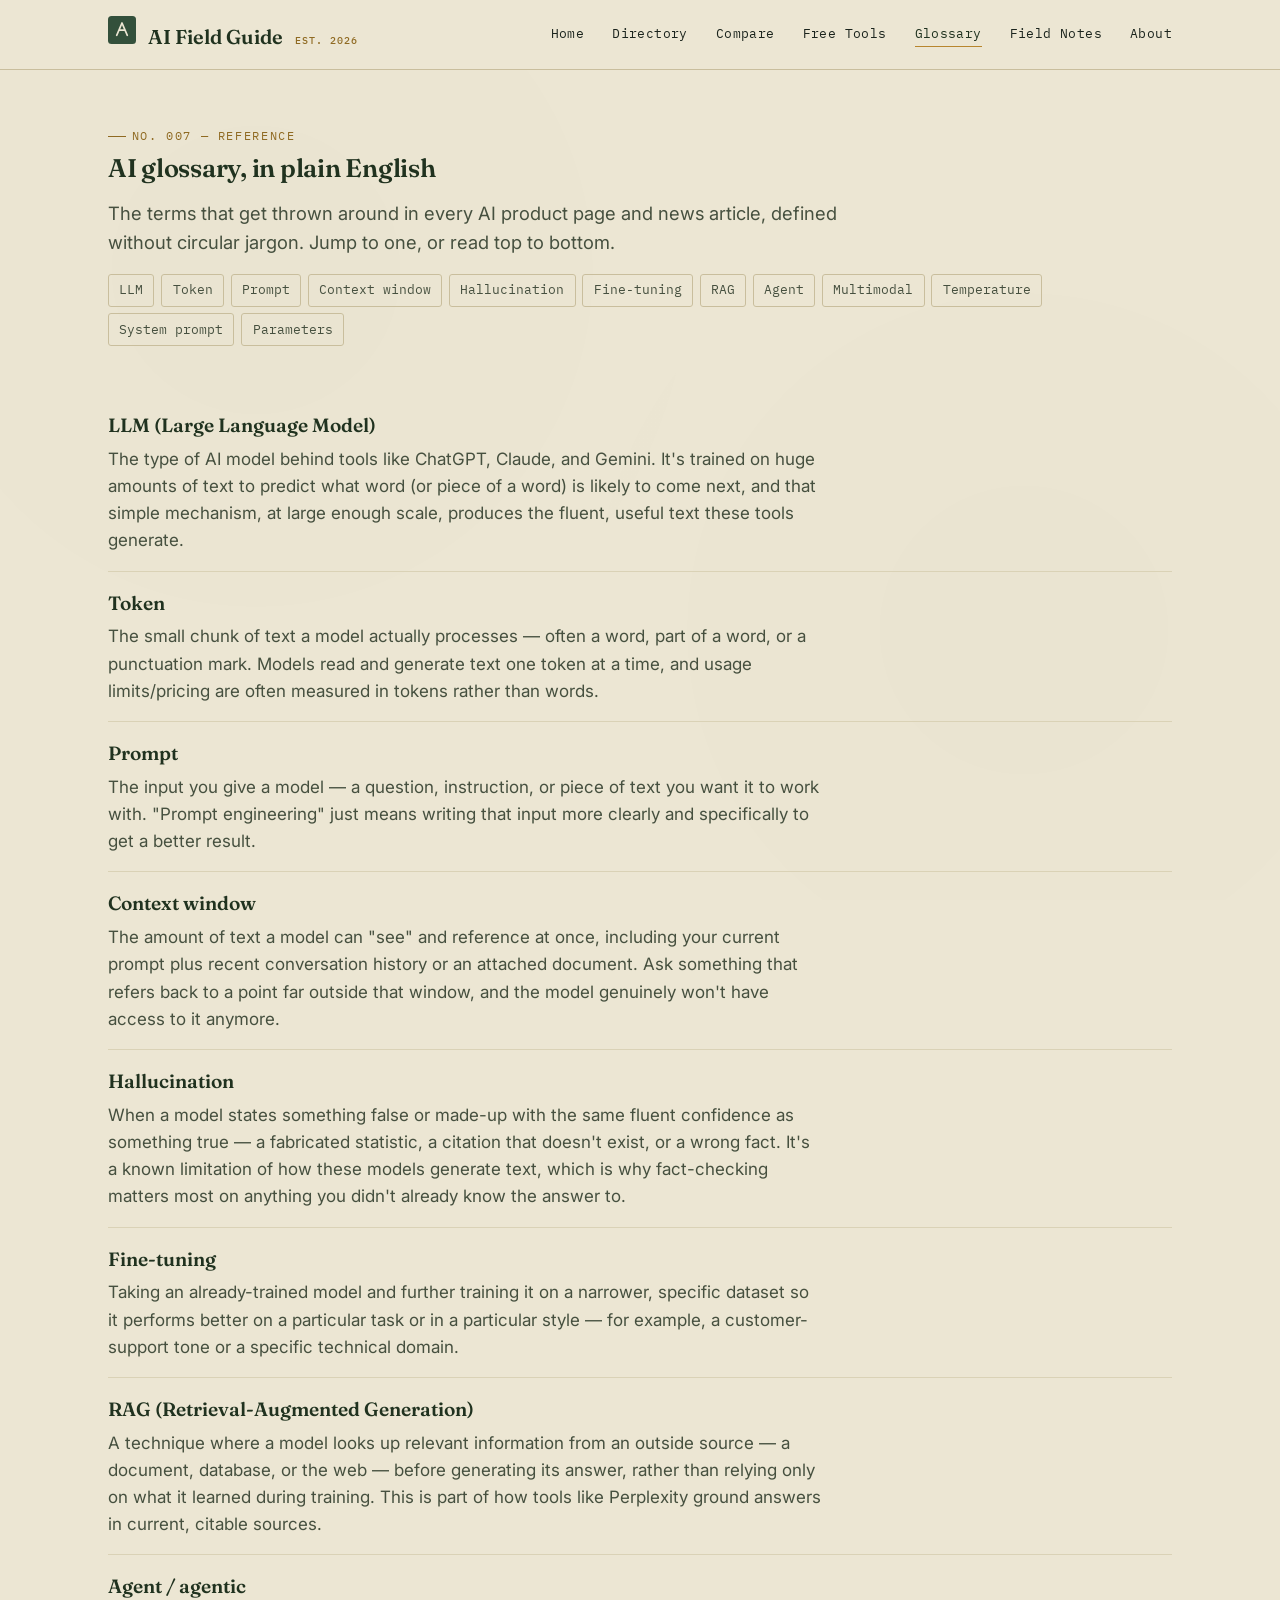
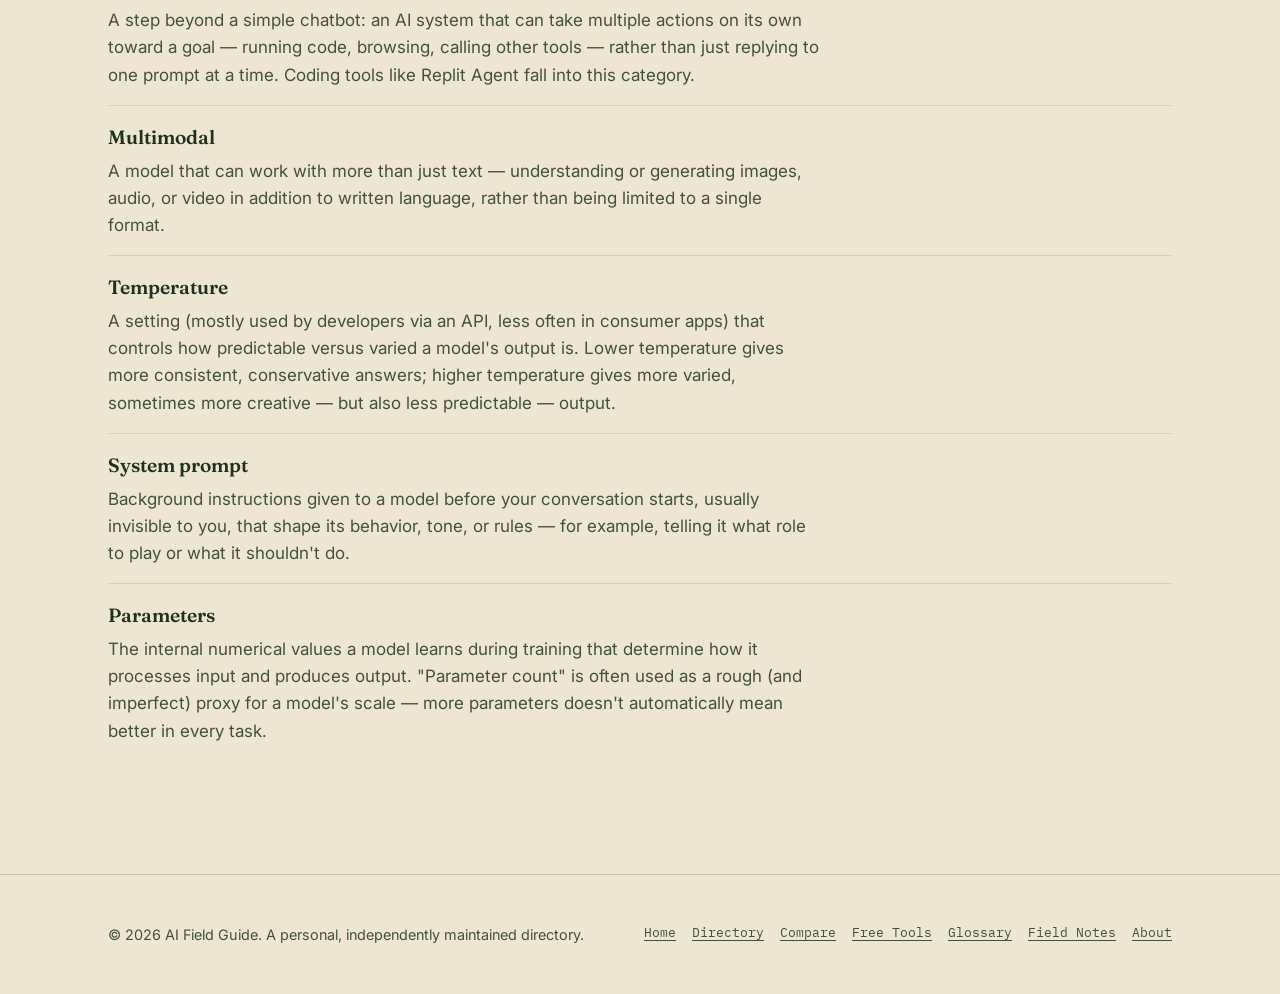
<file: glossary.html>
<!DOCTYPE html>
<html lang="en">
<head>
<meta charset="UTF-8">
<meta name="viewport" content="width=device-width, initial-scale=1.0">
<title>AI Glossary: Plain-English Definitions | AI Field Guide</title>
<meta name="description" content="Plain-English definitions of common AI terms — token, hallucination, context window, RAG, fine-tuning, and more — explained without the jargon.">
<link rel="canonical" href="https://k45877815-dev.github.io/ai-field-guide/glossary.html">
<meta property="og:type" content="article">
<meta property="og:title" content="AI Glossary: Plain-English Definitions">
<meta property="og:description" content="Common AI terms explained without the jargon — token, hallucination, context window, RAG, and more.">
<meta property="og:url" content="https://k45877815-dev.github.io/ai-field-guide/glossary.html">
<link rel="icon" href="data:image/svg+xml,%3Csvg xmlns='http://www.w3.org/2000/svg' viewBox='0 0 32 32'%3E%3Crect width='32' height='32' rx='4' fill='%2333503B'/%3E%3Cpath d='M10 22 L16 8 L22 22 M12.5 16 H19.5' stroke='%23ECE6D3' stroke-width='2' fill='none' stroke-linecap='round' stroke-linejoin='round'/%3E%3C/svg%3E">
<link rel="preconnect" href="https://fonts.googleapis.com">
<link rel="preconnect" href="https://fonts.gstatic.com" crossorigin>
<link href="https://fonts.googleapis.com/css2?family=Fraunces:opsz,wght@9..144,500;9..144,600&family=Inter:wght@400;500;600&family=IBM+Plex+Mono:wght@400;500&display=swap" rel="stylesheet">
<link rel="stylesheet" href="assets/style.css">
<script type="application/ld+json">
{
  "@context": "https://schema.org",
  "@type": "DefinedTermSet",
  "name": "AI Glossary",
  "description": "Plain-English definitions of common AI terminology."
}
</script>
</head>
<body>

<header class="site-header">
  <div class="wrap">
    <a href="index.html" class="brand">
      <svg class="brand-mark" viewBox="0 0 32 32"><rect width="32" height="32" rx="4" fill="#33503B"/><path d="M10 22 L16 8 L22 22 M12.5 16 H19.5" stroke="#ECE6D3" stroke-width="2" fill="none" stroke-linecap="round" stroke-linejoin="round"/></svg>
      AI Field Guide <small>Est. 2026</small>
    </a>
    <button class="nav-toggle" aria-expanded="false" aria-controls="primary-nav" id="navToggle">Menu</button>
    <nav class="primary-nav" id="primary-nav">
      <a href="index.html">Home</a>
      <a href="tools.html">Directory</a>
      <a href="compare.html">Compare</a>
      <a href="free-tools.html">Free Tools</a>
      <a href="glossary.html" aria-current="page">Glossary</a>
      <a href="blog/index.html">Field Notes</a>
      <a href="about.html">About</a>
    </nav>
  </div>
</header>

<main>
  <section>
    <div class="wrap">
      <p class="eyebrow">No. 007 — Reference</p>
      <h1>AI glossary, in plain English</h1>
      <p class="lede">The terms that get thrown around in every AI product page and news article, defined without circular jargon. Jump to one, or read top to bottom.</p>

      <div class="glossary-jump">
        <a href="#llm">LLM</a>
        <a href="#token">Token</a>
        <a href="#prompt">Prompt</a>
        <a href="#context-window">Context window</a>
        <a href="#hallucination">Hallucination</a>
        <a href="#fine-tuning">Fine-tuning</a>
        <a href="#rag">RAG</a>
        <a href="#agent">Agent</a>
        <a href="#multimodal">Multimodal</a>
        <a href="#temperature">Temperature</a>
        <a href="#system-prompt">System prompt</a>
        <a href="#parameters">Parameters</a>
      </div>

      <dl>
        <div class="glossary-entry" id="llm">
          <dt>LLM (Large Language Model)</dt>
          <dd>The type of AI model behind tools like ChatGPT, Claude, and Gemini. It's trained on huge amounts of text to predict what word (or piece of a word) is likely to come next, and that simple mechanism, at large enough scale, produces the fluent, useful text these tools generate.</dd>
        </div>
        <div class="glossary-entry" id="token">
          <dt>Token</dt>
          <dd>The small chunk of text a model actually processes — often a word, part of a word, or a punctuation mark. Models read and generate text one token at a time, and usage limits/pricing are often measured in tokens rather than words.</dd>
        </div>
        <div class="glossary-entry" id="prompt">
          <dt>Prompt</dt>
          <dd>The input you give a model — a question, instruction, or piece of text you want it to work with. "Prompt engineering" just means writing that input more clearly and specifically to get a better result.</dd>
        </div>
        <div class="glossary-entry" id="context-window">
          <dt>Context window</dt>
          <dd>The amount of text a model can "see" and reference at once, including your current prompt plus recent conversation history or an attached document. Ask something that refers back to a point far outside that window, and the model genuinely won't have access to it anymore.</dd>
        </div>
        <div class="glossary-entry" id="hallucination">
          <dt>Hallucination</dt>
          <dd>When a model states something false or made-up with the same fluent confidence as something true — a fabricated statistic, a citation that doesn't exist, or a wrong fact. It's a known limitation of how these models generate text, which is why fact-checking matters most on anything you didn't already know the answer to.</dd>
        </div>
        <div class="glossary-entry" id="fine-tuning">
          <dt>Fine-tuning</dt>
          <dd>Taking an already-trained model and further training it on a narrower, specific dataset so it performs better on a particular task or in a particular style — for example, a customer-support tone or a specific technical domain.</dd>
        </div>
        <div class="glossary-entry" id="rag">
          <dt>RAG (Retrieval-Augmented Generation)</dt>
          <dd>A technique where a model looks up relevant information from an outside source — a document, database, or the web — before generating its answer, rather than relying only on what it learned during training. This is part of how tools like Perplexity ground answers in current, citable sources.</dd>
        </div>
        <div class="glossary-entry" id="agent">
          <dt>Agent / agentic</dt>
          <dd>A step beyond a simple chatbot: an AI system that can take multiple actions on its own toward a goal — running code, browsing, calling other tools — rather than just replying to one prompt at a time. Coding tools like Replit Agent fall into this category.</dd>
        </div>
        <div class="glossary-entry" id="multimodal">
          <dt>Multimodal</dt>
          <dd>A model that can work with more than just text — understanding or generating images, audio, or video in addition to written language, rather than being limited to a single format.</dd>
        </div>
        <div class="glossary-entry" id="temperature">
          <dt>Temperature</dt>
          <dd>A setting (mostly used by developers via an API, less often in consumer apps) that controls how predictable versus varied a model's output is. Lower temperature gives more consistent, conservative answers; higher temperature gives more varied, sometimes more creative — but also less predictable — output.</dd>
        </div>
        <div class="glossary-entry" id="system-prompt">
          <dt>System prompt</dt>
          <dd>Background instructions given to a model before your conversation starts, usually invisible to you, that shape its behavior, tone, or rules — for example, telling it what role to play or what it shouldn't do.</dd>
        </div>
        <div class="glossary-entry" id="parameters">
          <dt>Parameters</dt>
          <dd>The internal numerical values a model learns during training that determine how it processes input and produces output. "Parameter count" is often used as a rough (and imperfect) proxy for a model's scale — more parameters doesn't automatically mean better in every task.</dd>
        </div>
      </dl>
    </div>
  </section>
</main>

<footer class="site-footer">
  <div class="wrap footer-grid">
    <div>© 2026 AI Field Guide. A personal, independently maintained directory.</div>
    <nav>
      <a href="index.html">Home</a>
      <a href="tools.html">Directory</a>
      <a href="compare.html">Compare</a>
      <a href="free-tools.html">Free Tools</a>
      <a href="glossary.html">Glossary</a>
      <a href="blog/index.html">Field Notes</a>
      <a href="about.html">About</a>
    </nav>
  </div>
</footer>

<script src="assets/script.js"></script>
</body>
</html>
</file>
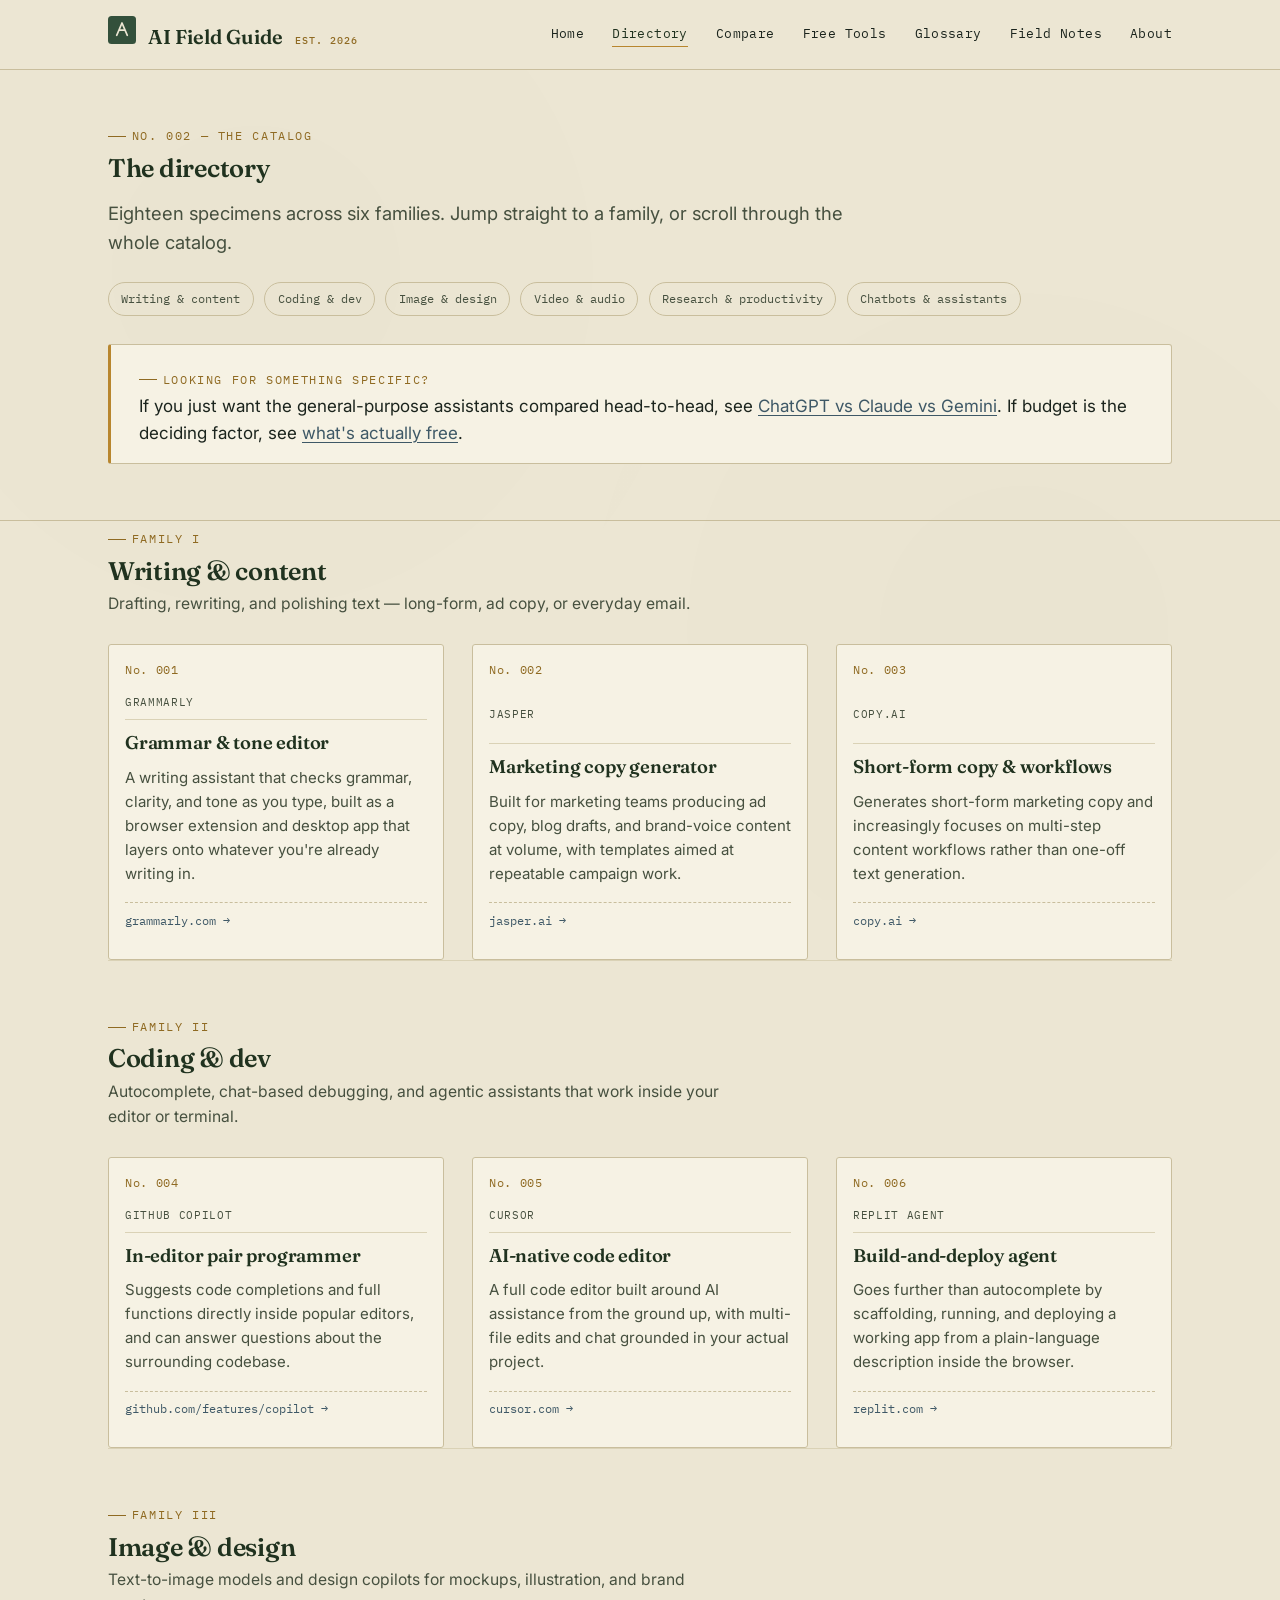
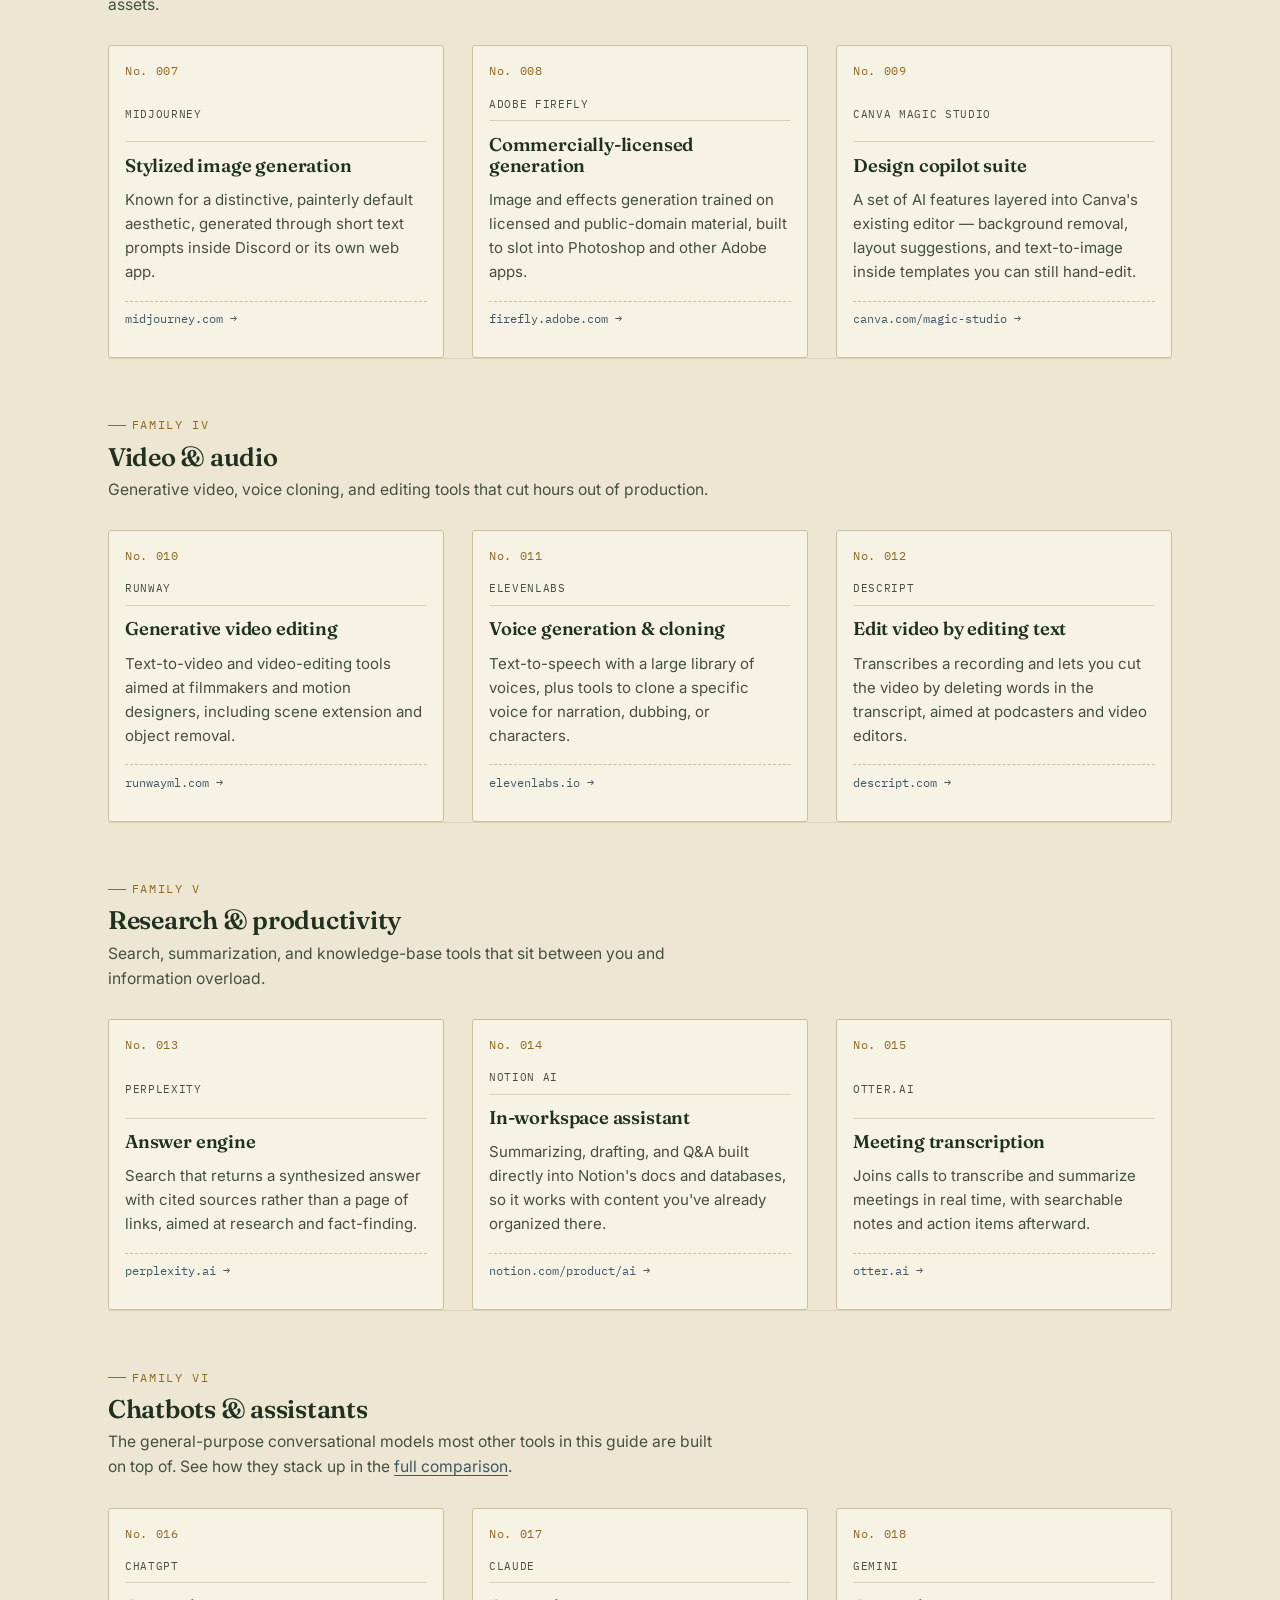
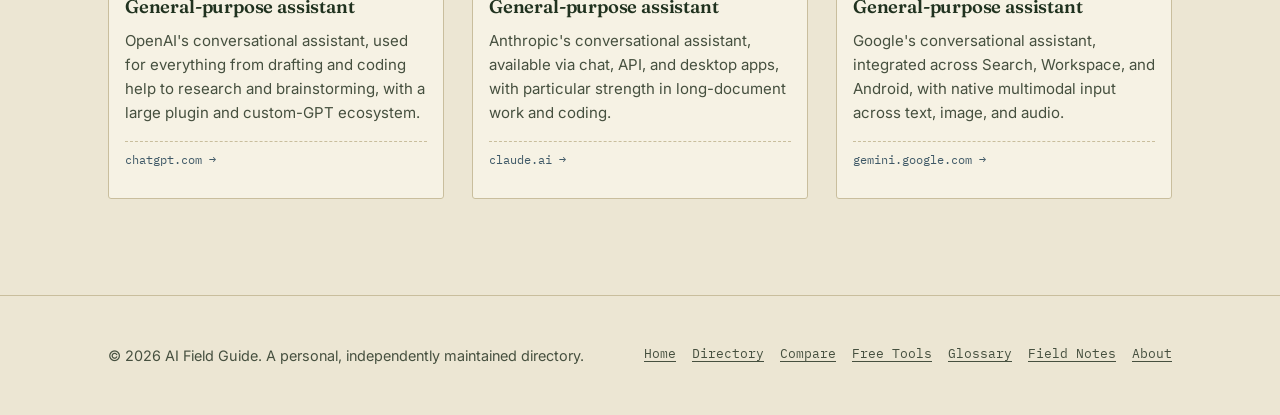
<file: tools.html>
<!DOCTYPE html>
<html lang="en">
<head>
<meta charset="UTF-8">
<meta name="viewport" content="width=device-width, initial-scale=1.0">
<title>AI Tools Directory — Browse by Category | AI Field Guide</title>
<meta name="description" content="Browse AI tools by category: writing, coding, image and design, video and audio, research, and general-purpose assistants. Direct links, no signup walls.">
<link rel="canonical" href="https://k45877815-dev.github.io/ai-field-guide/tools.html">
<meta property="og:type" content="website">
<meta property="og:title" content="AI Tools Directory — Browse by Category">
<meta property="og:description" content="A category-organized directory of AI tools for writing, coding, design, video, audio, and research.">
<meta property="og:url" content="https://k45877815-dev.github.io/ai-field-guide/tools.html">
<link rel="icon" href="data:image/svg+xml,%3Csvg xmlns='http://www.w3.org/2000/svg' viewBox='0 0 32 32'%3E%3Crect width='32' height='32' rx='4' fill='%2333503B'/%3E%3Cpath d='M10 22 L16 8 L22 22 M12.5 16 H19.5' stroke='%23ECE6D3' stroke-width='2' fill='none' stroke-linecap='round' stroke-linejoin='round'/%3E%3C/svg%3E">
<link rel="preconnect" href="https://fonts.googleapis.com">
<link rel="preconnect" href="https://fonts.gstatic.com" crossorigin>
<link href="https://fonts.googleapis.com/css2?family=Fraunces:opsz,wght@9..144,500;9..144,600&family=Inter:wght@400;500;600&family=IBM+Plex+Mono:wght@400;500&display=swap" rel="stylesheet">
<link rel="stylesheet" href="assets/style.css">
<script type="application/ld+json">
{
  "@context": "https://schema.org",
  "@type": "ItemList",
  "name": "AI Tools Directory",
  "description": "A curated list of AI tools organized by category.",
  "numberOfItems": 18
}
</script>
</head>
<body>

<header class="site-header">
  <div class="wrap">
    <a href="index.html" class="brand">
      <svg class="brand-mark" viewBox="0 0 32 32"><rect width="32" height="32" rx="4" fill="#33503B"/><path d="M10 22 L16 8 L22 22 M12.5 16 H19.5" stroke="#ECE6D3" stroke-width="2" fill="none" stroke-linecap="round" stroke-linejoin="round"/></svg>
      AI Field Guide <small>Est. 2026</small>
    </a>
    <button class="nav-toggle" aria-expanded="false" aria-controls="primary-nav" id="navToggle">Menu</button>
    <nav class="primary-nav" id="primary-nav">
      <a href="index.html">Home</a>
      <a href="tools.html" aria-current="page">Directory</a>
      <a href="compare.html">Compare</a>
      <a href="free-tools.html">Free Tools</a>
      <a href="glossary.html">Glossary</a>
      <a href="blog/index.html">Field Notes</a>
      <a href="about.html">About</a>
    </nav>
  </div>
</header>

<main>
  <section style="padding-bottom: var(--space-3);">
    <div class="wrap">
      <p class="eyebrow">No. 002 — The catalog</p>
      <h1>The directory</h1>
      <p class="lede">Eighteen specimens across six families. Jump straight to a family, or scroll through the whole catalog.</p>
      <div class="filters" style="margin-top: 1.5rem;">
        <a href="#writing">Writing &amp; content</a>
        <a href="#coding">Coding &amp; dev</a>
        <a href="#image">Image &amp; design</a>
        <a href="#video">Video &amp; audio</a>
        <a href="#research">Research &amp; productivity</a>
        <a href="#assistants">Chatbots &amp; assistants</a>
      </div>
      <div class="callout">
        <p class="eyebrow">Looking for something specific?</p>
        <p>If you just want the general-purpose assistants compared head-to-head, see <a href="compare.html">ChatGPT vs Claude vs Gemini</a>. If budget is the deciding factor, see <a href="free-tools.html">what's actually free</a>.</p>
      </div>
    </div>
  </section>

  <section style="padding-top:0;">
    <div class="wrap">

      <div class="family-block" id="writing">
        <div class="section-head">
          <div>
            <p class="eyebrow">Family I</p>
            <h2>Writing &amp; content</h2>
            <p class="lede">Drafting, rewriting, and polishing text — long-form, ad copy, or everyday email.</p>
          </div>
        </div>
        <div class="specimen-grid">
          <div class="specimen">
            <p class="no">No. 001</p>
            <p class="family">Grammarly</p>
            <h3>Grammar &amp; tone editor</h3>
            <p>A writing assistant that checks grammar, clarity, and tone as you type, built as a browser extension and desktop app that layers onto whatever you're already writing in.</p>
            <a href="https://www.grammarly.com" class="visit" target="_blank" rel="noopener">grammarly.com</a>
          </div>
          <div class="specimen">
            <p class="no">No. 002</p>
            <p class="family">Jasper</p>
            <h3>Marketing copy generator</h3>
            <p>Built for marketing teams producing ad copy, blog drafts, and brand-voice content at volume, with templates aimed at repeatable campaign work.</p>
            <a href="https://www.jasper.ai" class="visit" target="_blank" rel="noopener">jasper.ai</a>
          </div>
          <div class="specimen">
            <p class="no">No. 003</p>
            <p class="family">Copy.ai</p>
            <h3>Short-form copy &amp; workflows</h3>
            <p>Generates short-form marketing copy and increasingly focuses on multi-step content workflows rather than one-off text generation.</p>
            <a href="https://www.copy.ai" class="visit" target="_blank" rel="noopener">copy.ai</a>
          </div>
        </div>
      </div>

      <div class="family-block" id="coding">
        <div class="section-head">
          <div>
            <p class="eyebrow">Family II</p>
            <h2>Coding &amp; dev</h2>
            <p class="lede">Autocomplete, chat-based debugging, and agentic assistants that work inside your editor or terminal.</p>
          </div>
        </div>
        <div class="specimen-grid">
          <div class="specimen">
            <p class="no">No. 004</p>
            <p class="family">GitHub Copilot</p>
            <h3>In-editor pair programmer</h3>
            <p>Suggests code completions and full functions directly inside popular editors, and can answer questions about the surrounding codebase.</p>
            <a href="https://github.com/features/copilot" class="visit" target="_blank" rel="noopener">github.com/features/copilot</a>
          </div>
          <div class="specimen">
            <p class="no">No. 005</p>
            <p class="family">Cursor</p>
            <h3>AI-native code editor</h3>
            <p>A full code editor built around AI assistance from the ground up, with multi-file edits and chat grounded in your actual project.</p>
            <a href="https://www.cursor.com" class="visit" target="_blank" rel="noopener">cursor.com</a>
          </div>
          <div class="specimen">
            <p class="no">No. 006</p>
            <p class="family">Replit Agent</p>
            <h3>Build-and-deploy agent</h3>
            <p>Goes further than autocomplete by scaffolding, running, and deploying a working app from a plain-language description inside the browser.</p>
            <a href="https://replit.com" class="visit" target="_blank" rel="noopener">replit.com</a>
          </div>
        </div>
      </div>

      <div class="family-block" id="image">
        <div class="section-head">
          <div>
            <p class="eyebrow">Family III</p>
            <h2>Image &amp; design</h2>
            <p class="lede">Text-to-image models and design copilots for mockups, illustration, and brand assets.</p>
          </div>
        </div>
        <div class="specimen-grid">
          <div class="specimen">
            <p class="no">No. 007</p>
            <p class="family">Midjourney</p>
            <h3>Stylized image generation</h3>
            <p>Known for a distinctive, painterly default aesthetic, generated through short text prompts inside Discord or its own web app.</p>
            <a href="https://www.midjourney.com" class="visit" target="_blank" rel="noopener">midjourney.com</a>
          </div>
          <div class="specimen">
            <p class="no">No. 008</p>
            <p class="family">Adobe Firefly</p>
            <h3>Commercially-licensed generation</h3>
            <p>Image and effects generation trained on licensed and public-domain material, built to slot into Photoshop and other Adobe apps.</p>
            <a href="https://firefly.adobe.com" class="visit" target="_blank" rel="noopener">firefly.adobe.com</a>
          </div>
          <div class="specimen">
            <p class="no">No. 009</p>
            <p class="family">Canva Magic Studio</p>
            <h3>Design copilot suite</h3>
            <p>A set of AI features layered into Canva's existing editor — background removal, layout suggestions, and text-to-image inside templates you can still hand-edit.</p>
            <a href="https://www.canva.com/magic-studio/" class="visit" target="_blank" rel="noopener">canva.com/magic-studio</a>
          </div>
        </div>
      </div>

      <div class="family-block" id="video">
        <div class="section-head">
          <div>
            <p class="eyebrow">Family IV</p>
            <h2>Video &amp; audio</h2>
            <p class="lede">Generative video, voice cloning, and editing tools that cut hours out of production.</p>
          </div>
        </div>
        <div class="specimen-grid">
          <div class="specimen">
            <p class="no">No. 010</p>
            <p class="family">Runway</p>
            <h3>Generative video editing</h3>
            <p>Text-to-video and video-editing tools aimed at filmmakers and motion designers, including scene extension and object removal.</p>
            <a href="https://runwayml.com" class="visit" target="_blank" rel="noopener">runwayml.com</a>
          </div>
          <div class="specimen">
            <p class="no">No. 011</p>
            <p class="family">ElevenLabs</p>
            <h3>Voice generation &amp; cloning</h3>
            <p>Text-to-speech with a large library of voices, plus tools to clone a specific voice for narration, dubbing, or characters.</p>
            <a href="https://elevenlabs.io" class="visit" target="_blank" rel="noopener">elevenlabs.io</a>
          </div>
          <div class="specimen">
            <p class="no">No. 012</p>
            <p class="family">Descript</p>
            <h3>Edit video by editing text</h3>
            <p>Transcribes a recording and lets you cut the video by deleting words in the transcript, aimed at podcasters and video editors.</p>
            <a href="https://www.descript.com" class="visit" target="_blank" rel="noopener">descript.com</a>
          </div>
        </div>
      </div>

      <div class="family-block" id="research">
        <div class="section-head">
          <div>
            <p class="eyebrow">Family V</p>
            <h2>Research &amp; productivity</h2>
            <p class="lede">Search, summarization, and knowledge-base tools that sit between you and information overload.</p>
          </div>
        </div>
        <div class="specimen-grid">
          <div class="specimen">
            <p class="no">No. 013</p>
            <p class="family">Perplexity</p>
            <h3>Answer engine</h3>
            <p>Search that returns a synthesized answer with cited sources rather than a page of links, aimed at research and fact-finding.</p>
            <a href="https://www.perplexity.ai" class="visit" target="_blank" rel="noopener">perplexity.ai</a>
          </div>
          <div class="specimen">
            <p class="no">No. 014</p>
            <p class="family">Notion AI</p>
            <h3>In-workspace assistant</h3>
            <p>Summarizing, drafting, and Q&amp;A built directly into Notion's docs and databases, so it works with content you've already organized there.</p>
            <a href="https://www.notion.com/product/ai" class="visit" target="_blank" rel="noopener">notion.com/product/ai</a>
          </div>
          <div class="specimen">
            <p class="no">No. 015</p>
            <p class="family">Otter.ai</p>
            <h3>Meeting transcription</h3>
            <p>Joins calls to transcribe and summarize meetings in real time, with searchable notes and action items afterward.</p>
            <a href="https://otter.ai" class="visit" target="_blank" rel="noopener">otter.ai</a>
          </div>
        </div>
      </div>

      <div class="family-block" id="assistants">
        <div class="section-head">
          <div>
            <p class="eyebrow">Family VI</p>
            <h2>Chatbots &amp; assistants</h2>
            <p class="lede">The general-purpose conversational models most other tools in this guide are built on top of. See how they stack up in the <a href="compare.html">full comparison</a>.</p>
          </div>
        </div>
        <div class="specimen-grid">
          <div class="specimen">
            <p class="no">No. 016</p>
            <p class="family">ChatGPT</p>
            <h3>General-purpose assistant</h3>
            <p>OpenAI's conversational assistant, used for everything from drafting and coding help to research and brainstorming, with a large plugin and custom-GPT ecosystem.</p>
            <a href="https://chatgpt.com" class="visit" target="_blank" rel="noopener">chatgpt.com</a>
          </div>
          <div class="specimen">
            <p class="no">No. 017</p>
            <p class="family">Claude</p>
            <h3>General-purpose assistant</h3>
            <p>Anthropic's conversational assistant, available via chat, API, and desktop apps, with particular strength in long-document work and coding.</p>
            <a href="https://claude.ai" class="visit" target="_blank" rel="noopener">claude.ai</a>
          </div>
          <div class="specimen">
            <p class="no">No. 018</p>
            <p class="family">Gemini</p>
            <h3>General-purpose assistant</h3>
            <p>Google's conversational assistant, integrated across Search, Workspace, and Android, with native multimodal input across text, image, and audio.</p>
            <a href="https://gemini.google.com" class="visit" target="_blank" rel="noopener">gemini.google.com</a>
          </div>
        </div>
      </div>

    </div>
  </section>
</main>

<footer class="site-footer">
  <div class="wrap footer-grid">
    <div>© 2026 AI Field Guide. A personal, independently maintained directory.</div>
    <nav>
      <a href="index.html">Home</a>
      <a href="tools.html">Directory</a>
      <a href="compare.html">Compare</a>
      <a href="free-tools.html">Free Tools</a>
      <a href="glossary.html">Glossary</a>
      <a href="blog/index.html">Field Notes</a>
      <a href="about.html">About</a>
    </nav>
  </div>
</footer>

<script src="assets/script.js"></script>
</body>
</html>
</file>
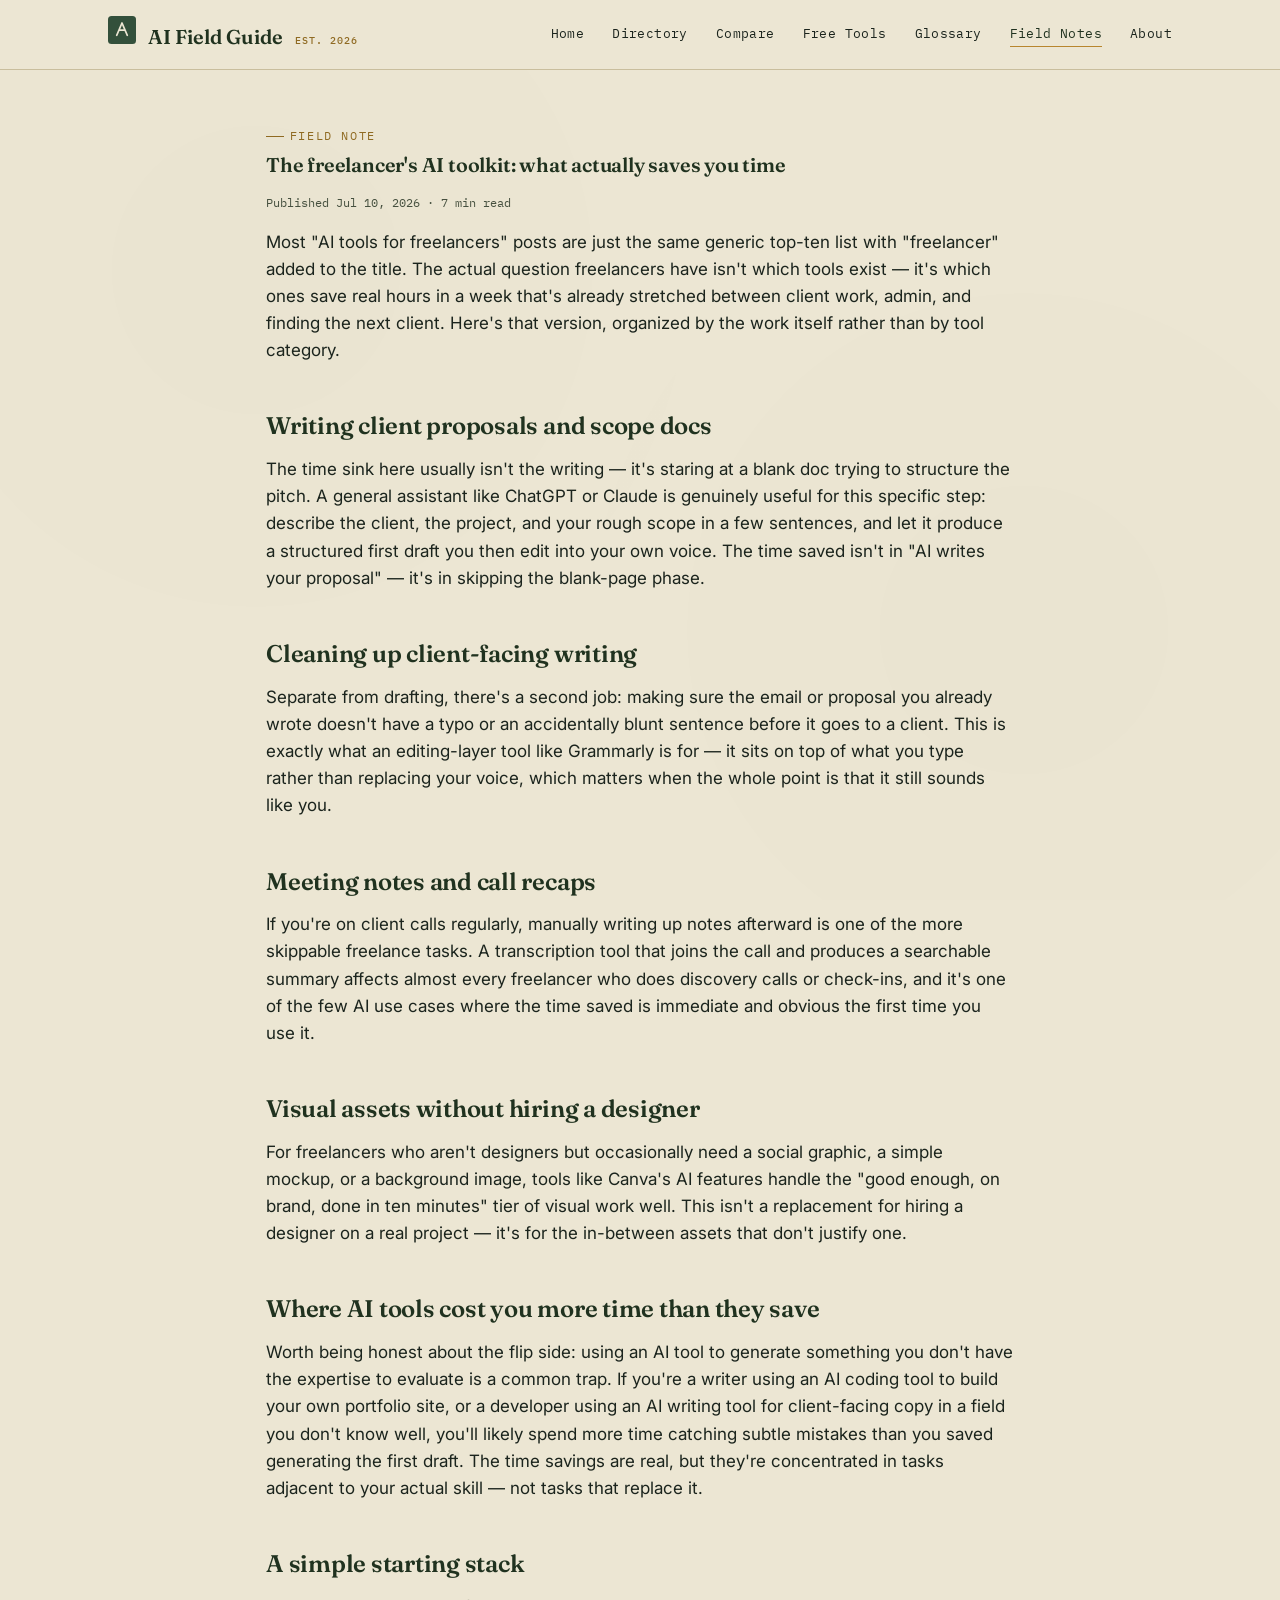
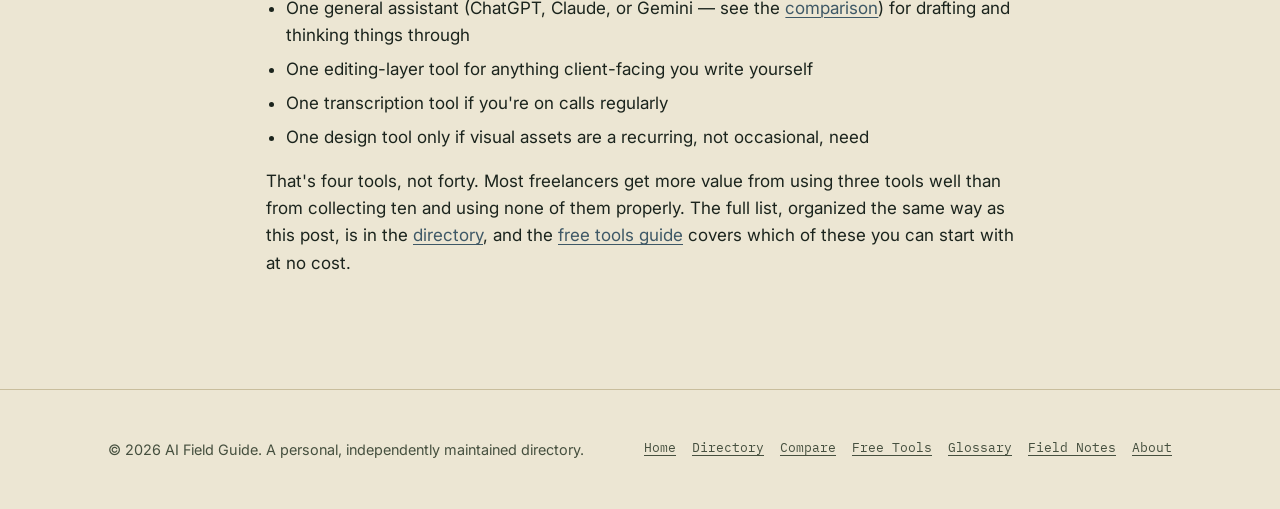
<file: blog/best-ai-tools-for-freelancers.html>
<!DOCTYPE html>
<html lang="en">
<head>
<meta charset="UTF-8">
<meta name="viewport" content="width=device-width, initial-scale=1.0">
<title>The Freelancer's AI Toolkit: What Actually Saves You Time | AI Field Guide</title>
<meta name="description" content="A workflow-by-workflow look at where AI tools genuinely save freelancers time — proposals, admin, transcription, assets, and client communication.">
<link rel="canonical" href="https://k45877815-dev.github.io/ai-field-guide/blog/best-ai-tools-for-freelancers.html">
<meta property="og:type" content="article">
<meta property="og:title" content="The Freelancer's AI Toolkit: What Actually Saves You Time">
<link rel="icon" href="data:image/svg+xml,%3Csvg xmlns='http://www.w3.org/2000/svg' viewBox='0 0 32 32'%3E%3Crect width='32' height='32' rx='4' fill='%2333503B'/%3E%3Cpath d='M10 22 L16 8 L22 22 M12.5 16 H19.5' stroke='%23ECE6D3' stroke-width='2' fill='none' stroke-linecap='round' stroke-linejoin='round'/%3E%3C/svg%3E">
<link rel="preconnect" href="https://fonts.googleapis.com">
<link rel="preconnect" href="https://fonts.gstatic.com" crossorigin>
<link href="https://fonts.googleapis.com/css2?family=Fraunces:opsz,wght@9..144,500;9..144,600&family=Inter:wght@400;500;600&family=IBM+Plex+Mono:wght@400;500&display=swap" rel="stylesheet">
<link rel="stylesheet" href="../assets/style.css">
<script type="application/ld+json">
{
  "@context": "https://schema.org",
  "@type": "Article",
  "headline": "The Freelancer's AI Toolkit: What Actually Saves You Time",
  "datePublished": "2026-07-10",
  "author": { "@type": "Organization", "name": "AI Field Guide" }
}
</script>
</head>
<body>

<header class="site-header">
  <div class="wrap">
    <a href="../index.html" class="brand">
      <svg class="brand-mark" viewBox="0 0 32 32"><rect width="32" height="32" rx="4" fill="#33503B"/><path d="M10 22 L16 8 L22 22 M12.5 16 H19.5" stroke="#ECE6D3" stroke-width="2" fill="none" stroke-linecap="round" stroke-linejoin="round"/></svg>
      AI Field Guide <small>Est. 2026</small>
    </a>
    <button class="nav-toggle" aria-expanded="false" aria-controls="primary-nav" id="navToggle">Menu</button>
    <nav class="primary-nav" id="primary-nav">
      <a href="../index.html">Home</a>
      <a href="../tools.html">Directory</a>
      <a href="../compare.html">Compare</a>
      <a href="../free-tools.html">Free Tools</a>
      <a href="../glossary.html">Glossary</a>
      <a href="index.html" aria-current="page">Field Notes</a>
      <a href="../about.html">About</a>
    </nav>
  </div>
</header>

<main>
  <section>
    <div class="wrap">
      <article class="post">
        <p class="eyebrow">Field note</p>
        <h1>The freelancer's AI toolkit: what actually saves you time</h1>
        <p class="post-meta">Published Jul 10, 2026 · 7 min read</p>

        <p>Most "AI tools for freelancers" posts are just the same generic top-ten list with "freelancer" added to the title. The actual question freelancers have isn't which tools exist — it's which ones save real hours in a week that's already stretched between client work, admin, and finding the next client. Here's that version, organized by the work itself rather than by tool category.</p>

        <h2>Writing client proposals and scope docs</h2>
        <p>The time sink here usually isn't the writing — it's staring at a blank doc trying to structure the pitch. A general assistant like ChatGPT or Claude is genuinely useful for this specific step: describe the client, the project, and your rough scope in a few sentences, and let it produce a structured first draft you then edit into your own voice. The time saved isn't in "AI writes your proposal" — it's in skipping the blank-page phase.</p>

        <h2>Cleaning up client-facing writing</h2>
        <p>Separate from drafting, there's a second job: making sure the email or proposal you already wrote doesn't have a typo or an accidentally blunt sentence before it goes to a client. This is exactly what an editing-layer tool like Grammarly is for — it sits on top of what you type rather than replacing your voice, which matters when the whole point is that it still sounds like you.</p>

        <h2>Meeting notes and call recaps</h2>
        <p>If you're on client calls regularly, manually writing up notes afterward is one of the more skippable freelance tasks. A transcription tool that joins the call and produces a searchable summary affects almost every freelancer who does discovery calls or check-ins, and it's one of the few AI use cases where the time saved is immediate and obvious the first time you use it.</p>

        <h2>Visual assets without hiring a designer</h2>
        <p>For freelancers who aren't designers but occasionally need a social graphic, a simple mockup, or a background image, tools like Canva's AI features handle the "good enough, on brand, done in ten minutes" tier of visual work well. This isn't a replacement for hiring a designer on a real project — it's for the in-between assets that don't justify one.</p>

        <h2>Where AI tools cost you more time than they save</h2>
        <p>Worth being honest about the flip side: using an AI tool to generate something you don't have the expertise to evaluate is a common trap. If you're a writer using an AI coding tool to build your own portfolio site, or a developer using an AI writing tool for client-facing copy in a field you don't know well, you'll likely spend more time catching subtle mistakes than you saved generating the first draft. The time savings are real, but they're concentrated in tasks adjacent to your actual skill — not tasks that replace it.</p>

        <h2>A simple starting stack</h2>
        <ul>
          <li>One general assistant (ChatGPT, Claude, or Gemini — see the <a href="../compare.html">comparison</a>) for drafting and thinking things through</li>
          <li>One editing-layer tool for anything client-facing you write yourself</li>
          <li>One transcription tool if you're on calls regularly</li>
          <li>One design tool only if visual assets are a recurring, not occasional, need</li>
        </ul>
        <p>That's four tools, not forty. Most freelancers get more value from using three tools well than from collecting ten and using none of them properly. The full list, organized the same way as this post, is in the <a href="../tools.html">directory</a>, and the <a href="../free-tools.html">free tools guide</a> covers which of these you can start with at no cost.</p>
      </article>
    </div>
  </section>
</main>

<footer class="site-footer">
  <div class="wrap footer-grid">
    <div>© 2026 AI Field Guide. A personal, independently maintained directory.</div>
    <nav>
      <a href="../index.html">Home</a>
      <a href="../tools.html">Directory</a>
      <a href="../compare.html">Compare</a>
      <a href="../free-tools.html">Free Tools</a>
      <a href="../glossary.html">Glossary</a>
      <a href="index.html">Field Notes</a>
      <a href="../about.html">About</a>
    </nav>
  </div>
</footer>

<script src="../assets/script.js"></script>
</body>
</html>
</file>
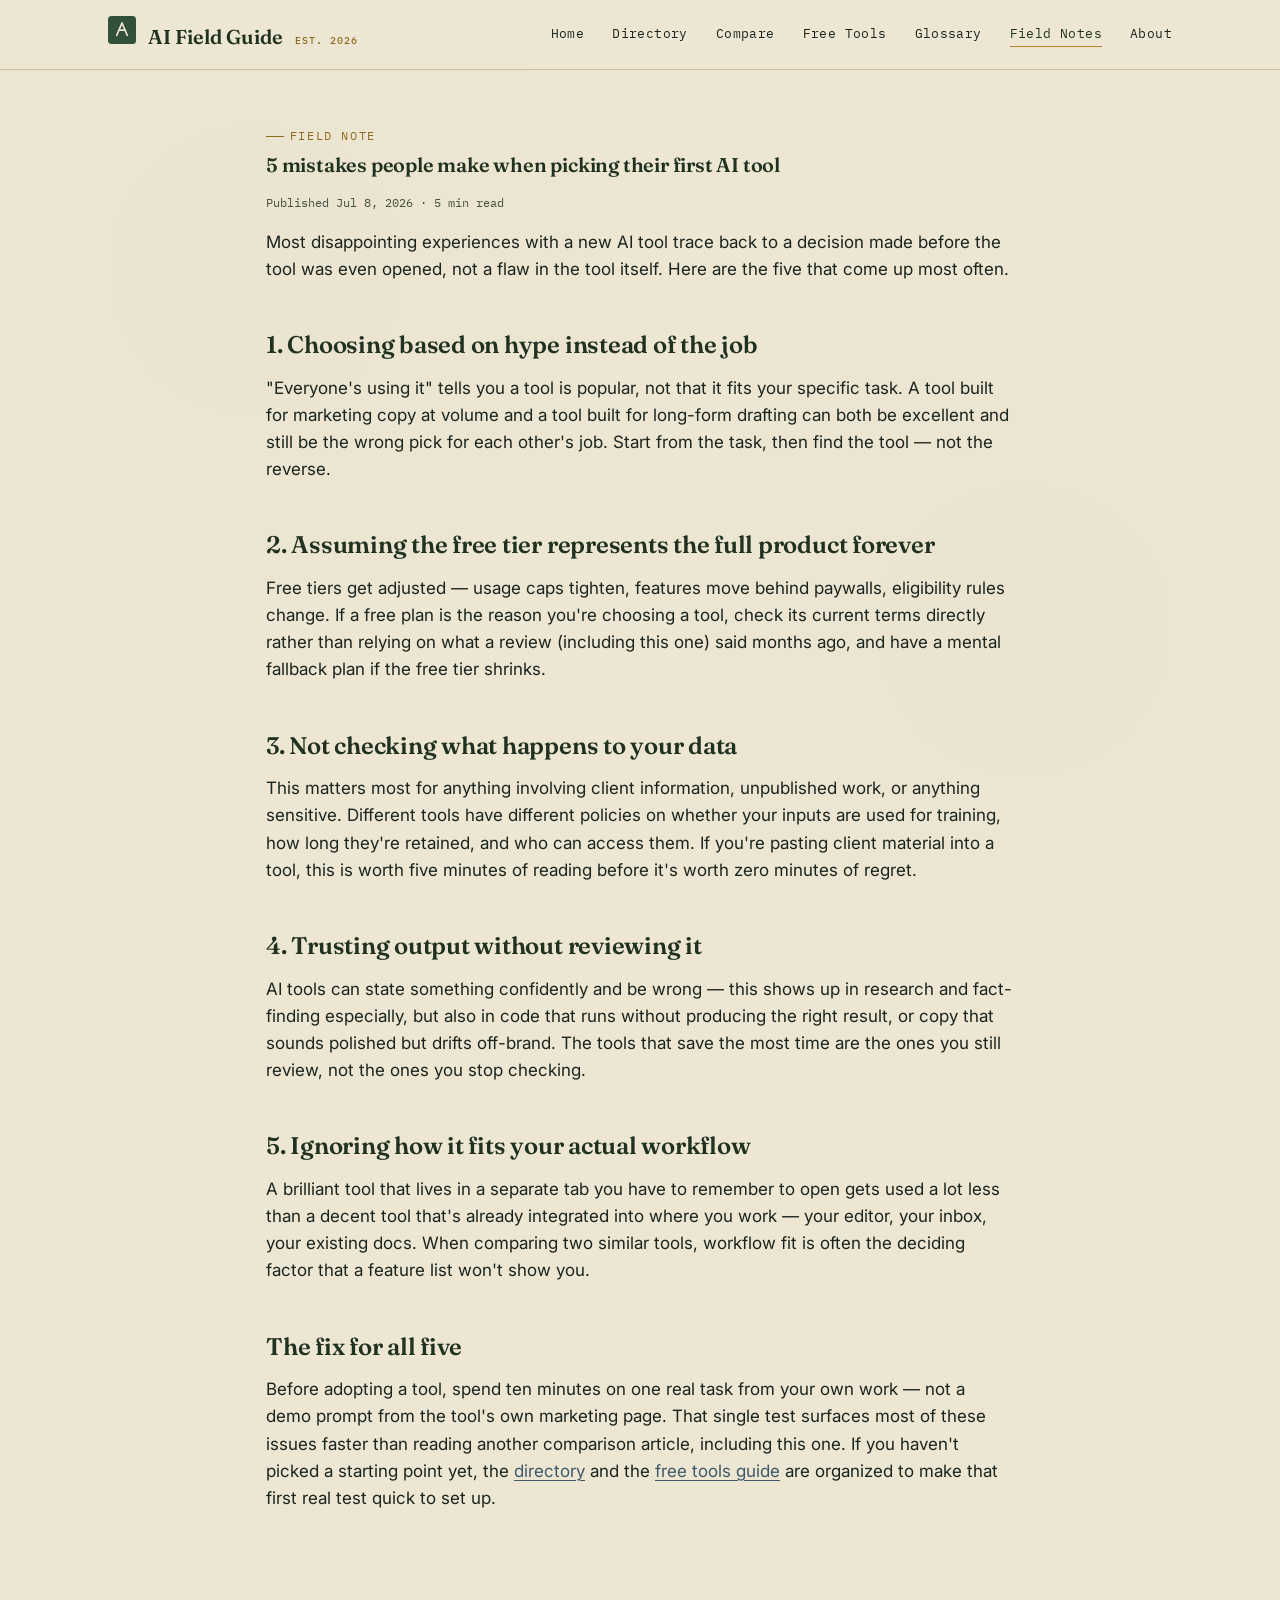
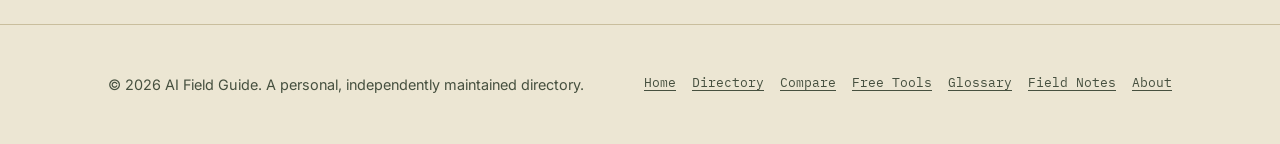
<file: blog/common-ai-tool-mistakes.html>
<!DOCTYPE html>
<html lang="en">
<head>
<meta charset="UTF-8">
<meta name="viewport" content="width=device-width, initial-scale=1.0">
<title>5 Mistakes People Make Picking Their First AI Tool | AI Field Guide</title>
<meta name="description" content="Most bad AI-tool decisions happen before you even open the tool. Five common mistakes to check for first, and what to do instead.">
<link rel="canonical" href="https://k45877815-dev.github.io/ai-field-guide/blog/common-ai-tool-mistakes.html">
<meta property="og:type" content="article">
<meta property="og:title" content="5 Mistakes People Make When Picking Their First AI Tool">
<link rel="icon" href="data:image/svg+xml,%3Csvg xmlns='http://www.w3.org/2000/svg' viewBox='0 0 32 32'%3E%3Crect width='32' height='32' rx='4' fill='%2333503B'/%3E%3Cpath d='M10 22 L16 8 L22 22 M12.5 16 H19.5' stroke='%23ECE6D3' stroke-width='2' fill='none' stroke-linecap='round' stroke-linejoin='round'/%3E%3C/svg%3E">
<link rel="preconnect" href="https://fonts.googleapis.com">
<link rel="preconnect" href="https://fonts.gstatic.com" crossorigin>
<link href="https://fonts.googleapis.com/css2?family=Fraunces:opsz,wght@9..144,500;9..144,600&family=Inter:wght@400;500;600&family=IBM+Plex+Mono:wght@400;500&display=swap" rel="stylesheet">
<link rel="stylesheet" href="../assets/style.css">
<script type="application/ld+json">
{
  "@context": "https://schema.org",
  "@type": "Article",
  "headline": "5 Mistakes People Make When Picking Their First AI Tool",
  "datePublished": "2026-07-08",
  "author": { "@type": "Organization", "name": "AI Field Guide" }
}
</script>
</head>
<body>

<header class="site-header">
  <div class="wrap">
    <a href="../index.html" class="brand">
      <svg class="brand-mark" viewBox="0 0 32 32"><rect width="32" height="32" rx="4" fill="#33503B"/><path d="M10 22 L16 8 L22 22 M12.5 16 H19.5" stroke="#ECE6D3" stroke-width="2" fill="none" stroke-linecap="round" stroke-linejoin="round"/></svg>
      AI Field Guide <small>Est. 2026</small>
    </a>
    <button class="nav-toggle" aria-expanded="false" aria-controls="primary-nav" id="navToggle">Menu</button>
    <nav class="primary-nav" id="primary-nav">
      <a href="../index.html">Home</a>
      <a href="../tools.html">Directory</a>
      <a href="../compare.html">Compare</a>
      <a href="../free-tools.html">Free Tools</a>
      <a href="../glossary.html">Glossary</a>
      <a href="index.html" aria-current="page">Field Notes</a>
      <a href="../about.html">About</a>
    </nav>
  </div>
</header>

<main>
  <section>
    <div class="wrap">
      <article class="post">
        <p class="eyebrow">Field note</p>
        <h1>5 mistakes people make when picking their first AI tool</h1>
        <p class="post-meta">Published Jul 8, 2026 · 5 min read</p>

        <p>Most disappointing experiences with a new AI tool trace back to a decision made before the tool was even opened, not a flaw in the tool itself. Here are the five that come up most often.</p>

        <h2>1. Choosing based on hype instead of the job</h2>
        <p>"Everyone's using it" tells you a tool is popular, not that it fits your specific task. A tool built for marketing copy at volume and a tool built for long-form drafting can both be excellent and still be the wrong pick for each other's job. Start from the task, then find the tool — not the reverse.</p>

        <h2>2. Assuming the free tier represents the full product forever</h2>
        <p>Free tiers get adjusted — usage caps tighten, features move behind paywalls, eligibility rules change. If a free plan is the reason you're choosing a tool, check its current terms directly rather than relying on what a review (including this one) said months ago, and have a mental fallback plan if the free tier shrinks.</p>

        <h2>3. Not checking what happens to your data</h2>
        <p>This matters most for anything involving client information, unpublished work, or anything sensitive. Different tools have different policies on whether your inputs are used for training, how long they're retained, and who can access them. If you're pasting client material into a tool, this is worth five minutes of reading before it's worth zero minutes of regret.</p>

        <h2>4. Trusting output without reviewing it</h2>
        <p>AI tools can state something confidently and be wrong — this shows up in research and fact-finding especially, but also in code that runs without producing the right result, or copy that sounds polished but drifts off-brand. The tools that save the most time are the ones you still review, not the ones you stop checking.</p>

        <h2>5. Ignoring how it fits your actual workflow</h2>
       <p>A brilliant tool that lives in a separate tab you have to remember to open gets used a lot less than a decent tool that's already integrated into where you work — your editor, your inbox, your existing docs. When comparing two similar tools, workflow fit is often the deciding factor that a feature list won't show you.</p>

        <h2>The fix for all five</h2>
        <p>Before adopting a tool, spend ten minutes on one real task from your own work — not a demo prompt from the tool's own marketing page. That single test surfaces most of these issues faster than reading another comparison article, including this one. If you haven't picked a starting point yet, the <a href="../tools.html">directory</a> and the <a href="../free-tools.html">free tools guide</a> are organized to make that first real test quick to set up.</p>
      </article>
    </div>
  </section>
</main>

<footer class="site-footer">
  <div class="wrap footer-grid">
    <div>© 2026 AI Field Guide. A personal, independently maintained directory.</div>
    <nav>
      <a href="../index.html">Home</a>
      <a href="../tools.html">Directory</a>
      <a href="../compare.html">Compare</a>
      <a href="../free-tools.html">Free Tools</a>
      <a href="../glossary.html">Glossary</a>
      <a href="index.html">Field Notes</a>
      <a href="../about.html">About</a>
    </nav>
  </div>
</footer>

<script src="../assets/script.js"></script>
</body>
</html>
</file>
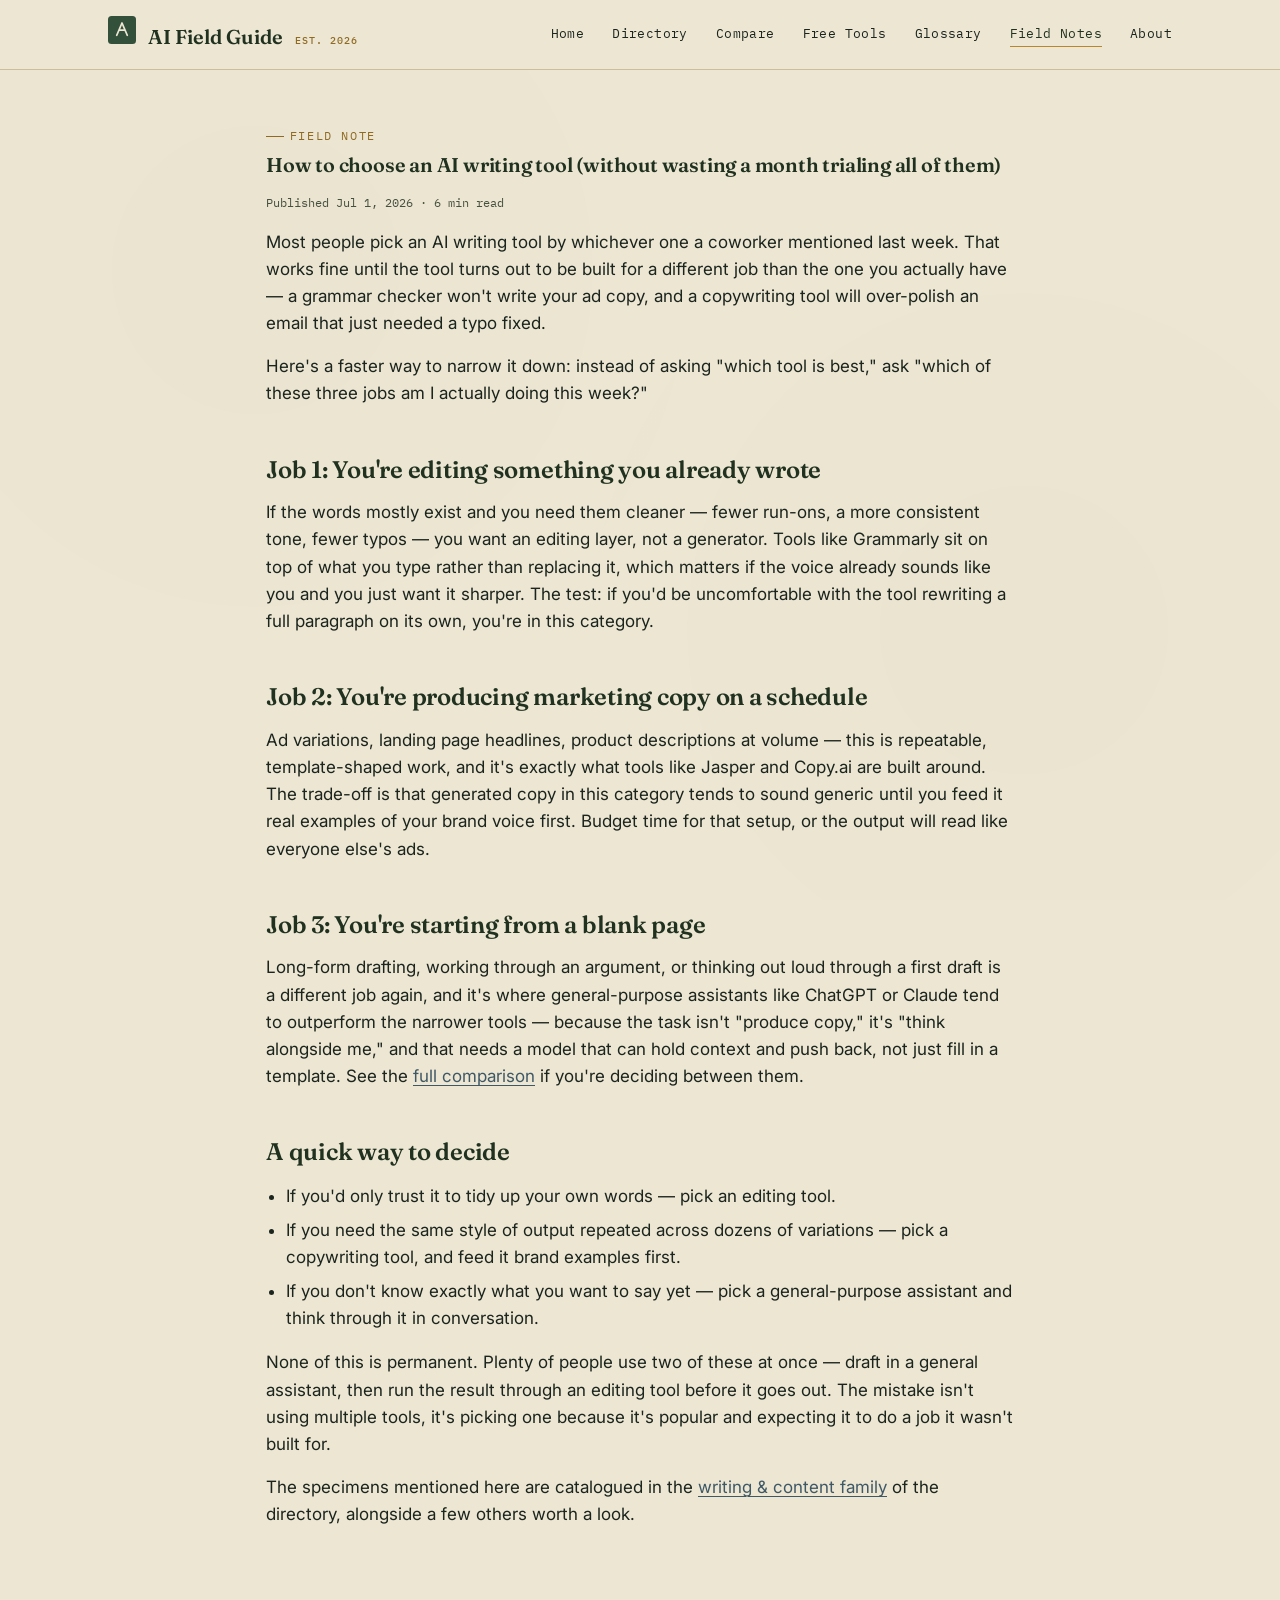
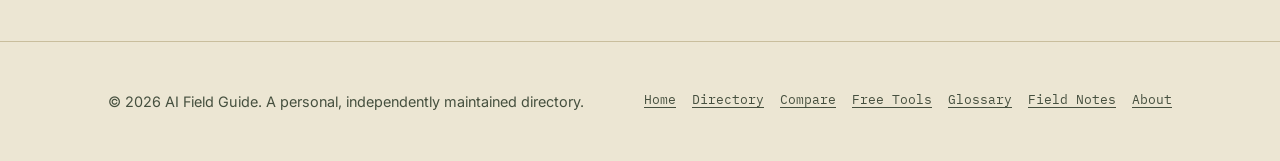
<file: blog/how-to-choose-an-ai-writing-tool.html>
<!DOCTYPE html>
<html lang="en">
<head>
<meta charset="UTF-8">
<meta name="viewport" content="width=device-width, initial-scale=1.0">
<title>How to Choose an AI Writing Tool | AI Field Guide</title>
<meta name="description" content="A short framework for picking the right AI writing tool for the job — long-form drafting, line editing, and brand-voice copy each favor a different tool.">
<link rel="canonical" href="https://k45877815-dev.github.io/ai-field-guide/blog/how-to-choose-an-ai-writing-tool.html">
<meta property="og:type" content="article">
<meta property="og:title" content="How to Choose an AI Writing Tool">
<meta property="og:description" content="A short framework for picking the right AI writing tool for the job.">
<link rel="icon" href="data:image/svg+xml,%3Csvg xmlns='http://www.w3.org/2000/svg' viewBox='0 0 32 32'%3E%3Crect width='32' height='32' rx='4' fill='%2333503B'/%3E%3Cpath d='M10 22 L16 8 L22 22 M12.5 16 H19.5' stroke='%23ECE6D3' stroke-width='2' fill='none' stroke-linecap='round' stroke-linejoin='round'/%3E%3C/svg%3E">
<link rel="preconnect" href="https://fonts.googleapis.com">
<link rel="preconnect" href="https://fonts.gstatic.com" crossorigin>
<link href="https://fonts.googleapis.com/css2?family=Fraunces:opsz,wght@9..144,500;9..144,600&family=Inter:wght@400;500;600&family=IBM+Plex+Mono:wght@400;500&display=swap" rel="stylesheet">
<link rel="stylesheet" href="../assets/style.css">
<script type="application/ld+json">
{
  "@context": "https://schema.org",
  "@type": "Article",
  "headline": "How to Choose an AI Writing Tool",
  "datePublished": "2026-07-01",
  "author": { "@type": "Organization", "name": "AI Field Guide" }
}
</script>
</head>
<body>

<header class="site-header">
  <div class="wrap">
    <a href="../index.html" class="brand">
      <svg class="brand-mark" viewBox="0 0 32 32"><rect width="32" height="32" rx="4" fill="#33503B"/><path d="M10 22 L16 8 L22 22 M12.5 16 H19.5" stroke="#ECE6D3" stroke-width="2" fill="none" stroke-linecap="round" stroke-linejoin="round"/></svg>
      AI Field Guide <small>Est. 2026</small>
    </a>
    <button class="nav-toggle" aria-expanded="false" aria-controls="primary-nav" id="navToggle">Menu</button>
    <nav class="primary-nav" id="primary-nav">
      <a href="../index.html">Home</a>
      <a href="../tools.html">Directory</a>
      <a href="../compare.html">Compare</a>
      <a href="../free-tools.html">Free Tools</a>
      <a href="../glossary.html">Glossary</a>
      <a href="index.html" aria-current="page">Field Notes</a>
      <a href="../about.html">About</a>
    </nav>
  </div>
</header>

<main>
  <section>
    <div class="wrap">
      <article class="post">
        <p class="eyebrow">Field note</p>
        <h1>How to choose an AI writing tool (without wasting a month trialing all of them)</h1>
        <p class="post-meta">Published Jul 1, 2026 · 6 min read</p>

        <p>Most people pick an AI writing tool by whichever one a coworker mentioned last week. That works fine until the tool turns out to be built for a different job than the one you actually have — a grammar checker won't write your ad copy, and a copywriting tool will over-polish an email that just needed a typo fixed.</p>

        <p>Here's a faster way to narrow it down: instead of asking "which tool is best," ask "which of these three jobs am I actually doing this week?"</p>

        <h2>Job 1: You're editing something you already wrote</h2>
        <p>If the words mostly exist and you need them cleaner — fewer run-ons, a more consistent tone, fewer typos — you want an editing layer, not a generator. Tools like Grammarly sit on top of what you type rather than replacing it, which matters if the voice already sounds like you and you just want it sharper. The test: if you'd be uncomfortable with the tool rewriting a full paragraph on its own, you're in this category.</p>

        <h2>Job 2: You're producing marketing copy on a schedule</h2>
        <p>Ad variations, landing page headlines, product descriptions at volume — this is repeatable, template-shaped work, and it's exactly what tools like Jasper and Copy.ai are built around. The trade-off is that generated copy in this category tends to sound generic until you feed it real examples of your brand voice first. Budget time for that setup, or the output will read like everyone else's ads.</p>

        <h2>Job 3: You're starting from a blank page</h2>
        <p>Long-form drafting, working through an argument, or thinking out loud through a first draft is a different job again, and it's where general-purpose assistants like ChatGPT or Claude tend to outperform the narrower tools — because the task isn't "produce copy," it's "think alongside me," and that needs a model that can hold context and push back, not just fill in a template. See the <a href="../compare.html">full comparison</a> if you're deciding between them.</p>

        <h2>A quick way to decide</h2>
        <ul>
          <li>If you'd only trust it to tidy up your own words — pick an editing tool.</li>
          <li>If you need the same style of output repeated across dozens of variations — pick a copywriting tool, and feed it brand examples first.</li>
          <li>If you don't know exactly what you want to say yet — pick a general-purpose assistant and think through it in conversation.</li>
        </ul>

        <p>None of this is permanent. Plenty of people use two of these at once — draft in a general assistant, then run the result through an editing tool before it goes out. The mistake isn't using multiple tools, it's picking one because it's popular and expecting it to do a job it wasn't built for.</p>

        <p>The specimens mentioned here are catalogued in the <a href="../tools.html#writing">writing &amp; content family</a> of the directory, alongside a few others worth a look.</p>
      </article>
    </div>
  </section>
</main>

<footer class="site-footer">
  <div class="wrap footer-grid">
    <div>© 2026 AI Field Guide. A personal, independently maintained directory.</div>
    <nav>
      <a href="../index.html">Home</a>
      <a href="../tools.html">Directory</a>
      <a href="../compare.html">Compare</a>
      <a href="../free-tools.html">Free Tools</a>
      <a href="../glossary.html">Glossary</a>
      <a href="index.html">Field Notes</a>
      <a href="../about.html">About</a>
    </nav>
  </div>
</footer>

<script src="../assets/script.js"></script>
</body>
</html>
</file>
<file: assets/style.css>
/* ===================================================================
   AI FIELD GUIDE — design system
   A catalog/specimen aesthetic: warm paper ground, forest ink,
   ochre stamps, hairline rules. Built like a naturalist's index,
   not a SaaS landing page.
=================================================================== */

:root {
  /* --- palette --- */
  --paper:      #ECE6D3;   /* warm khaki-paper ground */
  --paper-card: #F6F2E4;   /* lighter card stock */
  --ink:        #1B241D;   /* near-black forest ink, body text */
  --ink-soft:   #46503F;   /* secondary text */
  --forest:     #33503B;   /* deep green — primary accent, headers */
  --forest-dark:#20321F;
  --ochre:      #B8862E;   /* mustard stamp accent */
  --ochre-dark: #8F6A22;
  --slate:      #3E5866;   /* tertiary accent — links */
  --rule:       #C9BE9D;   /* hairline rule / borders */
  --rule-soft:  #DAD2B6;

  /* --- type --- */
  --display: "Fraunces", "Iowan Old Style", Georgia, serif;
  --body:    "Inter", "Helvetica Neue", Arial, sans-serif;
  --mono:    "IBM Plex Mono", "SFMono-Regular", Menlo, monospace;

  /* --- scale --- */
  --space-1: 0.5rem;
  --space-2: 1rem;
  --space-3: 1.75rem;
  --space-4: 3rem;
  --space-5: 5rem;

  --radius: 3px;
}

* { box-sizing: border-box; }

html {
  scroll-behavior: smooth;
}

@media (prefers-reduced-motion: reduce) {
  html { scroll-behavior: auto; }
  * { animation: none !important; transition: none !important; }
}

body {
  margin: 0;
  background: var(--paper);
  color: var(--ink);
  font-family: var(--body);
  font-size: 17px;
  line-height: 1.6;
  -webkit-font-smoothing: antialiased;
}

/* subtle paper grain so the ground doesn't feel flat/digital */
body::before {
  content: "";
  position: fixed;
  inset: 0;
  pointer-events: none;
  z-index: 0;
  opacity: 0.5;
  background-image:
    radial-gradient(circle at 20% 30%, rgba(27,36,29,0.02) 0, transparent 40%),
    radial-gradient(circle at 80% 70%, rgba(27,36,29,0.02) 0, transparent 40%);
}

img { max-width: 100%; display: block; }

a { color: var(--slate); text-decoration-thickness: 1px; text-underline-offset: 3px; }
a:hover { color: var(--forest-dark); }

a:focus-visible,
button:focus-visible,
input:focus-visible,
[tabindex]:focus-visible {
  outline: 2px solid var(--ochre-dark);
  outline-offset: 2px;
}

h1, h2, h3, h4 {
  font-family: var(--display);
  font-weight: 600;
  color: var(--forest-dark);
  margin: 0 0 var(--space-2);
  line-height: 1.15;
  letter-spacing: -0.01em;
}

p { margin: 0 0 var(--space-2); color: var(--ink); }
.lede { font-size: 1.15rem; color: var(--ink-soft); max-width: 62ch; }

.wrap {
  max-width: 1120px;
  margin: 0 auto;
  padding: 0 var(--space-3);
  position: relative;
  z-index: 1;
}

.eyebrow {
  font-family: var(--mono);
  font-size: 0.72rem;
  letter-spacing: 0.14em;
  text-transform: uppercase;
  color: var(--ochre-dark);
  display: inline-flex;
  align-items: center;
  gap: 0.5em;
  margin-bottom: var(--space-1);
}
.eyebrow::before {
  content: "";
  width: 18px;
  height: 1px;
  background: var(--ochre-dark);
  display: inline-block;
}

/* ---------------- header / nav ---------------- */
.site-header {
  border-bottom: 1px solid var(--rule);
  position: sticky;
  top: 0;
  background: var(--paper);
  z-index: 10;
}
.site-header .wrap {
  display: flex;
  align-items: center;
  justify-content: space-between;
  padding-top: var(--space-2);
  padding-bottom: var(--space-2);
}
.brand {
  display: flex;
  align-items: baseline;
  gap: 0.6em;
  font-family: var(--display);
  font-size: 1.25rem;
  font-weight: 600;
  color: var(--forest-dark);
  text-decoration: none;
}
.brand-mark {
  width: 28px; height: 28px;
  flex: none;
}
.brand small {
  font-family: var(--mono);
  font-size: 0.6rem;
  letter-spacing: 0.1em;
  text-transform: uppercase;
  color: var(--ochre-dark);
  font-weight: 500;
}
nav.primary-nav {
  display: flex;
  gap: var(--space-3);
  font-family: var(--mono);
  font-size: 0.82rem;
  letter-spacing: 0.03em;
}
nav.primary-nav a {
  color: var(--ink);
  text-decoration: none;
  padding-bottom: 2px;
  border-bottom: 1px solid transparent;
}
nav.primary-nav a:hover,
nav.primary-nav a[aria-current="page"] {
  color: var(--forest-dark);
  border-bottom-color: var(--ochre);
}
.nav-toggle { display: none; }

@media (max-width: 720px) {
  nav.primary-nav {
    position: fixed;
    inset: 56px 0 0 0;
    background: var(--paper);
    flex-direction: column;
    padding: var(--space-3);
    gap: var(--space-2);
    font-size: 1rem;
    transform: translateY(-8px);
    opacity: 0;
    pointer-events: none;
    transition: opacity 0.18s ease, transform 0.18s ease;
  }
  nav.primary-nav.open {
    opacity: 1;
    transform: translateY(0);
    pointer-events: auto;
  }
  .nav-toggle {
    display: inline-flex;
    background: none;
    border: 1px solid var(--rule);
    border-radius: var(--radius);
    padding: 0.4em 0.6em;
    font-family: var(--mono);
    cursor: pointer;
  }
}

/* ---------------- hero ---------------- */
.hero {
  padding: var(--space-5) 0 var(--space-4);
  border-bottom: 1px solid var(--rule);
}
.hero-grid {
  display: grid;
  grid-template-columns: 1.3fr 1fr;
  gap: var(--space-4);
  align-items: end;
}
.hero h1 {
  font-size: clamp(2.4rem, 5vw, 3.6rem);
  max-width: 14ch;
}
.hero .index-card {
  justify-self: end;
}
@media (max-width: 860px) {
  .hero-grid { grid-template-columns: 1fr; }
  .hero .index-card { justify-self: start; }
}

/* the signature "specimen index card" — used in the hero and as a
   recurring motif (about page, blog byline block) */
.index-card {
  background: var(--paper-card);
  border: 1px solid var(--rule);
  border-radius: var(--radius);
  padding: var(--space-3);
  width: 260px;
  position: relative;
  box-shadow: 3px 3px 0 rgba(27,36,29,0.05);
}
.index-card::after {
  content: "";
  position: absolute;
  top: 10px; right: 10px;
  width: 34px; height: 34px;
  border-radius: 50%;
  border: 1.5px dashed var(--ochre);
  opacity: 0.6;
}
.index-card dl {
  margin: 0;
  font-family: var(--mono);
  font-size: 0.76rem;
}
.index-card dt {
  color: var(--ochre-dark);
  text-transform: uppercase;
  letter-spacing: 0.06em;
  margin-top: var(--space-1);
}
.index-card dt:first-child { margin-top: 0; }
.index-card dd { margin: 0.15em 0 0; color: var(--ink); }

/* ---------------- buttons ---------------- */
.btn {
  display: inline-flex;
  align-items: center;
  gap: 0.5em;
  font-family: var(--mono);
  font-size: 0.85rem;
  letter-spacing: 0.02em;
  padding: 0.75em 1.3em;
  border-radius: var(--radius);
  border: 1px solid var(--forest-dark);
  text-decoration: none;
  color: var(--paper);
  background: var(--forest-dark);
  transition: background 0.15s ease, color 0.15s ease;
}
.btn:hover { background: var(--forest); color: var(--paper); }
.btn.ghost {
  background: transparent;
  color: var(--forest-dark);
}
.btn.ghost:hover { background: var(--forest-dark); color: var(--paper); }

/* ---------------- section scaffolding ---------------- */
section { padding: var(--space-4) 0; }
section + section { border-top: 1px solid var(--rule); }
.section-head {
  display: flex;
  justify-content: space-between;
  align-items: flex-end;
  gap: var(--space-2);
  margin-bottom: var(--space-3);
  flex-wrap: wrap;
}

/* ---------------- specimen (tool) cards ---------------- */
.specimen-grid {
  display: grid;
  grid-template-columns: repeat(3, 1fr);
  gap: var(--space-3);
}
@media (max-width: 900px) { .specimen-grid { grid-template-columns: repeat(2, 1fr); } }
@media (max-width: 620px) { .specimen-grid { grid-template-columns: 1fr; } }

.specimen {
  border: 1px solid var(--rule);
  background: var(--paper-card);
  border-radius: var(--radius);
  padding: var(--space-2) var(--space-2) var(--space-3);
  display: flex;
  flex-direction: column;
  gap: 0.6em;
}
.specimen .no {
  font-family: var(--mono);
  font-size: 0.72rem;
  color: var(--ochre-dark);
  letter-spacing: 0.06em;
}
.specimen h3 { font-size: 1.15rem; margin-bottom: 0.1em; }
.specimen .family {
  font-family: var(--mono);
  font-size: 0.7rem;
  text-transform: uppercase;
  letter-spacing: 0.06em;
  color: var(--ink-soft);
  border-bottom: 1px solid var(--rule-soft);
  padding-bottom: 0.6em;
  margin-bottom: 0.2em;
}
.specimen p { font-size: 0.94rem; color: var(--ink-soft); margin-bottom: 0.4em; flex: 1; }
.specimen .visit {
  font-family: var(--mono);
  font-size: 0.78rem;
  text-decoration: none;
  border-top: 1px dashed var(--rule);
  padding-top: 0.6em;
}
.specimen .visit::after { content: " →"; }

.family-block { padding-top: var(--space-4); scroll-margin-top: 90px; }
.family-block:first-child { padding-top: 0; }
.family-block + .family-block { border-top: 1px solid var(--rule-soft); }
.family-block .section-head h2 { margin-bottom: 0.2em; }
.family-block .section-head p.lede { margin: 0; font-size: 0.98rem; }

/* category filter chips (tools.html) */
.filters {
  display: flex;
  flex-wrap: wrap;
  gap: 0.6em;
  margin-bottom: var(--space-3);
}
.filters button,
.filters a {
  font-family: var(--mono);
  font-size: 0.78rem;
  background: transparent;
  border: 1px solid var(--rule);
  color: var(--ink-soft);
  padding: 0.5em 1em;
  border-radius: 999px;
  cursor: pointer;
  text-decoration: none;
}
.filters button.active,
.filters button:hover,
.filters a:hover {
  border-color: var(--forest-dark);
  color: var(--forest-dark);
  background: rgba(51,80,59,0.06);
}

/* ---------------- field notes (blog) list ---------------- */
.notes-list { display: flex; flex-direction: column; }
.note-row {
  display: grid;
  grid-template-columns: 140px 1fr;
  gap: var(--space-3);
  padding: var(--space-3) 0;
  border-top: 1px solid var(--rule-soft);
  text-decoration: none;
  color: inherit;
}
.note-row:first-child { border-top: none; }
.note-row time {
  font-family: var(--mono);
  font-size: 0.78rem;
  color: var(--ink-soft);
}
.note-row h3 { margin-bottom: 0.3em; }
.note-row:hover h3 { color: var(--slate); }
@media (max-width: 600px) { .note-row { grid-template-columns: 1fr; gap: 0.4em; } }

/* ---------------- article (single post) ---------------- */
article.post { max-width: 68ch; margin: 0 auto; }
article.post .post-meta {
  font-family: var(--mono);
  font-size: 0.78rem;
  color: var(--ink-soft);
  margin-bottom: var(--space-2);
}
article.post h2 { margin-top: var(--space-4); font-size: 1.5rem; }
article.post ul { padding-left: 1.2em; }
article.post li { margin-bottom: 0.4em; }

/* ---------------- footer ---------------- */
.site-footer {
  border-top: 1px solid var(--rule);
  padding: var(--space-4) 0;
  margin-top: var(--space-4);
}
.footer-grid {
  display: flex;
  justify-content: space-between;
  gap: var(--space-3);
  flex-wrap: wrap;
  font-size: 0.9rem;
  color: var(--ink-soft);
}
.footer-grid nav { display: flex; gap: var(--space-2); font-family: var(--mono); font-size: 0.8rem; }
.footer-grid nav a { color: var(--ink-soft); }

/* ---------------- misc utility ---------------- */
.two-col {
  display: grid;
  grid-template-columns: 1fr 1fr;
  gap: var(--space-4);
}
@media (max-width: 760px) { .two-col { grid-template-columns: 1fr; } }

.tag-list { display: flex; flex-wrap: wrap; gap: 0.5em; }
.tag {
  font-family: var(--mono);
  font-size: 0.72rem;
  border: 1px solid var(--rule);
  padding: 0.3em 0.7em;
  border-radius: 999px;
  color: var(--ink-soft);
}

/* ---------------- callout / cross-link box ---------------- */
.callout {
  border: 1px solid var(--rule);
  border-left: 3px solid var(--ochre);
  background: var(--paper-card);
  padding: var(--space-2) var(--space-3);
  border-radius: var(--radius);
  margin: var(--space-3) 0;
}
.callout p { margin: 0; }
.callout .eyebrow { margin-bottom: 0.3em; }

/* ---------------- comparison table ---------------- */
.compare-table-wrap { overflow-x: auto; margin: var(--space-3) 0; }
table.compare-table {
  width: 100%;
  border-collapse: collapse;
  font-size: 0.92rem;
  min-width: 560px;
}
table.compare-table th,
table.compare-table td {
  text-align: left;
  padding: 0.9em 1em;
  border: 1px solid var(--rule);
  vertical-align: top;
}
table.compare-table thead th {
  background: var(--forest-dark);
  color: var(--paper);
  font-family: var(--mono);
  font-size: 0.78rem;
  text-transform: uppercase;
  letter-spacing: 0.04em;
  font-weight: 500;
}
table.compare-table tbody th {
  font-family: var(--mono);
  font-size: 0.78rem;
  color: var(--ochre-dark);
  background: var(--paper-card);
  white-space: nowrap;
}
table.compare-table tbody tr:nth-child(even) td { background: var(--paper-card); }

/* ---------------- glossary ---------------- */
.glossary-jump {
  display: flex;
  flex-wrap: wrap;
  gap: 0.4em;
  margin: var(--space-2) 0 var(--space-4);
}
.glossary-jump a {
  font-family: var(--mono);
  font-size: 0.8rem;
  border: 1px solid var(--rule);
  padding: 0.4em 0.8em;
  border-radius: var(--radius);
  text-decoration: none;
  color: var(--ink-soft);
}
.glossary-jump a:hover { border-color: var(--forest-dark); color: var(--forest-dark); }

.glossary-entry {
  padding: var(--space-2) 0;
  border-top: 1px solid var(--rule-soft);
  scroll-margin-top: 90px;
}
.glossary-entry:first-of-type { border-top: none; }
.glossary-entry dt {
  font-family: var(--display);
  font-size: 1.2rem;
  color: var(--forest-dark);
  font-weight: 600;
}
.glossary-entry dd { margin: 0.3em 0 0; color: var(--ink-soft); max-width: 65ch; }

/* ---------------- FAQ accordion ---------------- */
.faq-item {
  border: 1px solid var(--rule);
  border-radius: var(--radius);
  background: var(--paper-card);
  margin-bottom: 0.8em;
  padding: 0;
}
.faq-item summary {
  cursor: pointer;
  padding: 1em 1.2em;
  font-family: var(--body);
  font-weight: 600;
  color: var(--forest-dark);
  list-style: none;
  display: flex;
  justify-content: space-between;
  align-items: center;
  gap: 1em;
}
.faq-item summary::-webkit-details-marker { display: none; }
.faq-item summary::after {
  content: "+";
  font-family: var(--mono);
  color: var(--ochre-dark);
  flex: none;
}
.faq-item[open] summary::after { content: "–"; }
.faq-item .faq-answer { padding: 0 1.2em 1.1em; color: var(--ink-soft); margin: 0; }
</file>
